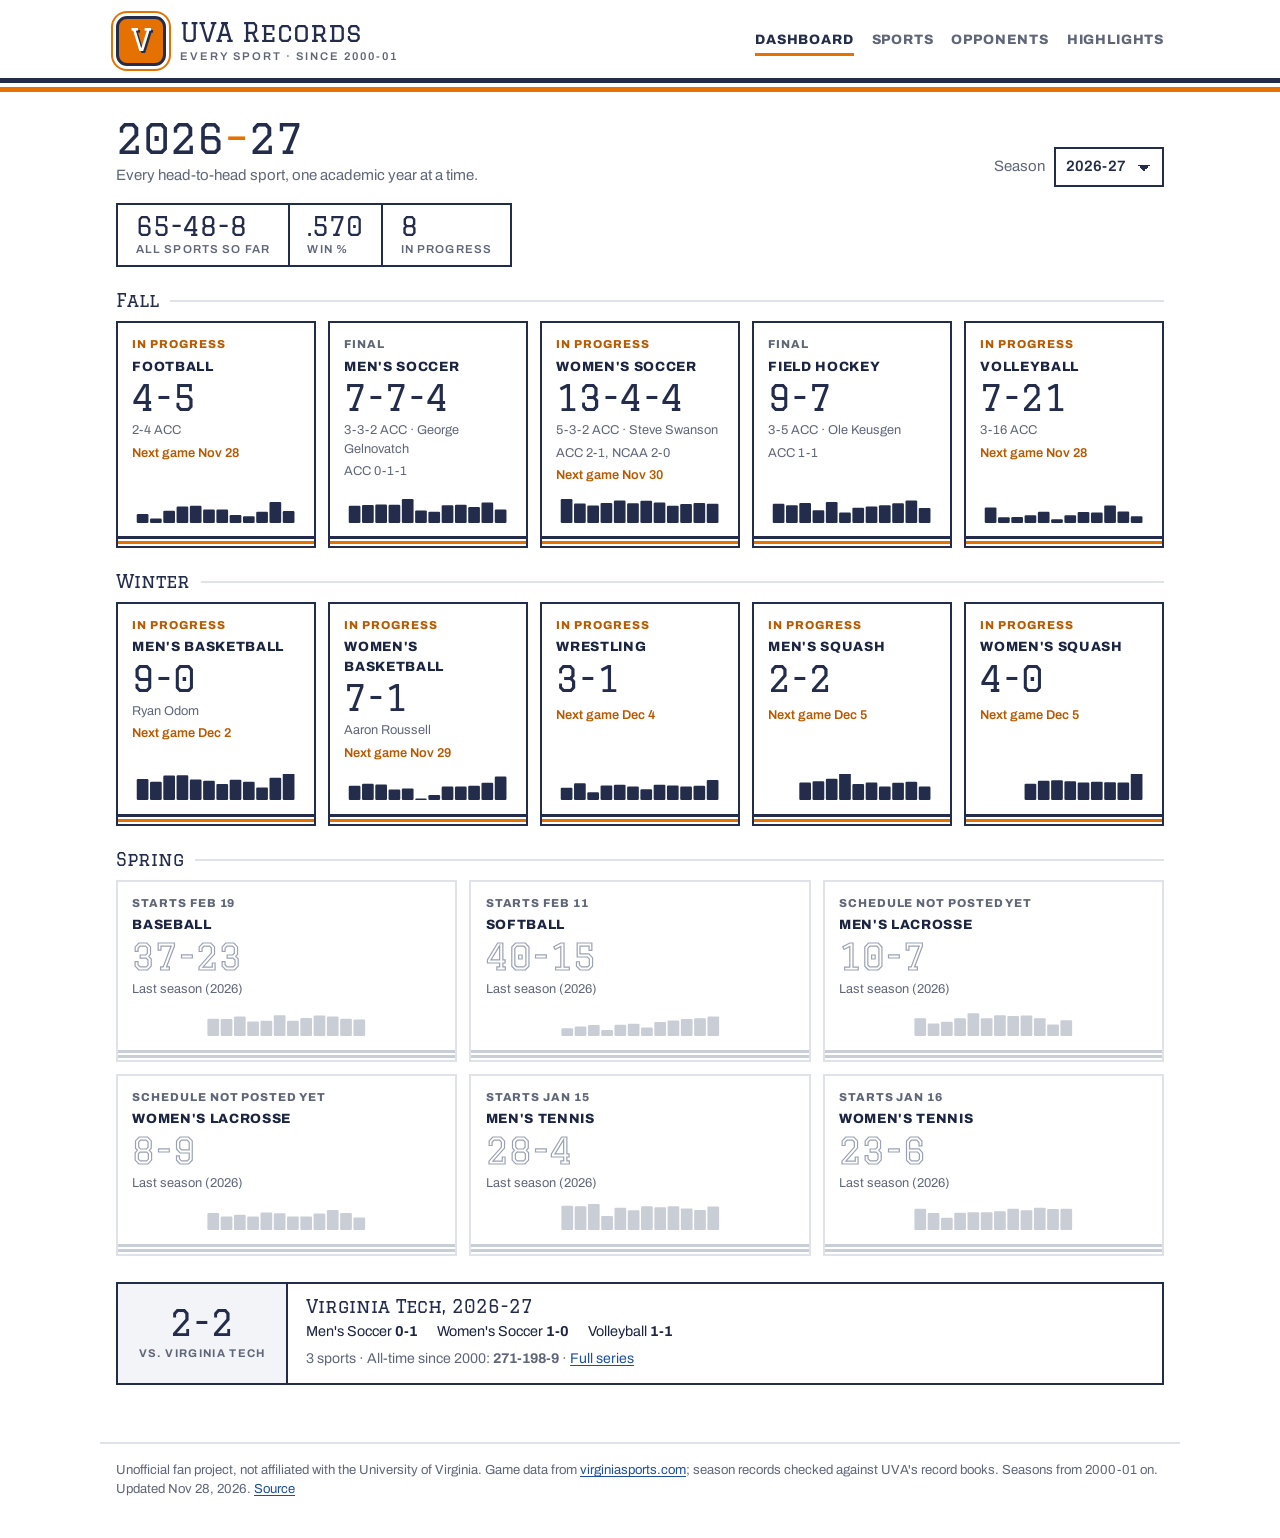
<file: index.html>
<!DOCTYPE html>
<html lang="en">
<head>
<meta charset="UTF-8">
<meta name="viewport" content="width=device-width, initial-scale=1">
<title>UVA Records</title>
<meta name="description" content="Every UVA head-to-head sport's record, season by season and game by game, since 2000-01.">
<link rel="preconnect" href="https://fonts.googleapis.com">
<link rel="preconnect" href="https://fonts.gstatic.com" crossorigin>
<link rel="stylesheet" href="https://fonts.googleapis.com/css2?family=Archivo:wght@400;600;700;800&family=Graduate&display=swap">
<link rel="stylesheet" href="style.css">
</head>
<body>
<header class="topbar" id="topbar"></header>

<main class="wrap">
  <div class="page-head">
    <div>
      <h1 id="title">UVA Records</h1>
      <p class="sub" id="subtitle">Every head-to-head sport, one academic year at a time.</p>
    </div>
    <div class="controls">
      <label for="year" class="muted">Season</label>
      <select id="year"></select>
    </div>
  </div>

  <div id="content"><p class="skeleton">Loading&hellip;</p></div>
</main>

<footer id="footer"></footer>

<script src="common.js"></script>
<script>
renderChrome("index.html");
renderFooter();

async function init() {
  const content = document.getElementById("content");
  try {
    const [meta, seasons, opponents] = await Promise.all([loadMeta(), loadJSON("seasons.json"), loadJSON("opponents.json")]);
    const yearSel = document.getElementById("year");
    for (let y = meta.current; y >= 2000; y--) yearSel.add(new Option(academicLabel(y), y));
    const asked = Number(params().get("year"));
    yearSel.value = asked >= 2000 && asked <= meta.current ? asked : meta.current;
    yearSel.addEventListener("change", () => {
      history.replaceState(null, "", yearSel.value == meta.current ? "index.html" : `?year=${yearSel.value}`);
      render(meta, seasons, opponents, Number(yearSel.value));
    });
    render(meta, seasons, opponents, Number(yearSel.value));
  } catch (err) {
    showError(content, err);
  }
}

function render(meta, seasons, opponents, year) {
  const live = year === meta.current;
  document.getElementById("title").innerHTML = `${year}<span class="dash">&ndash;</span>${String(year + 1).slice(2)}`;
  let total = { w: 0, l: 0, t: 0 }, inProgress = 0, marks = false;
  const card = sport => {
    const rows = seasons[sport.slug] || [];
    const row = rows.find(r => r.start === year);
    const prev = rows.find(r => r.start === year - 1);
    // No row: either no team that year, or (this year) the schedule isn't posted yet.
    if (!row && !(live && prev)) return "";
    const href = `sport.html?s=${sport.slug}${row ? `&season=${encodeURIComponent(row.season)}` : ""}`;
    const started = row && (row.listed > 0 || games(row.record) > 0);
    if (!started) {
      // Not started yet: first game date, and last season's record in outline.
      return `<a class="sport-card waiting" href="${href}">
        <span class="state">${row && row.first ? `Starts ${fmtDate(row.first, false)}` : "Schedule not posted yet"}</span>
        <span class="name">${esc(sport.name)}</span>
        <span class="rec num">${prev ? fmtRec(prev.record) : "&mdash;"}</span>
        <span class="meta">${prev ? `Last season (${esc(prev.season)})` : "First season"}</span>
        ${sparkline(rows, year - 1)}<span class="cuff"></span></a>`;
    }
    total = addRec(total, row.record);
    const going = live && row.upcoming > 0;
    if (going) inProgress++;
    if (row.status === "incomplete") marks = true;
    // The next game goes under the record, so the status line stays one line and
    // records line up across a row.
    const state = going ? '<span class="state live">In progress</span>' : '<span class="state">Final</span>';
    const post = postText(row.post);
    return `<a class="sport-card" href="${href}">
      ${state}
      <span class="name">${esc(sport.name)}</span>
      <span class="rec num">${fmtRec(row.record)}${seasonMark(row)}</span>
      <span class="meta">${games(row.conf) ? `${fmtRec(row.conf)} ACC` : ""}${row.coach ? `${games(row.conf) ? " &middot; " : ""}${esc(row.coach)}` : ""}</span>
      ${post ? `<span class="meta">${esc(post)}</span>` : ""}
      ${going && row.next ? `<span class="meta next">Next game ${fmtDate(row.next, false)}</span>` : ""}
      ${sparkline(rows, year)}<span class="cuff"></span></a>`;
  };
  // Grouped by when each sport plays, in the order sports.json lists them.
  const groups = ["fall", "winter", "spring"].map(term => {
    const cards = meta.sports.filter(s => s.term === term).map(card).filter(Boolean);
    // Columns that the tiles fill evenly, so no tile sits alone on a row: five
    // across for five, three for six.
    const cols = cards.length <= 5 ? cards.length : cards.length % 3 === 0 ? 3 : 4;
    return cards.length ? `<h2 class="term">${term[0].toUpperCase() + term.slice(1)}</h2><div class="grid" style="--cols:${cols}">${cards.join("")}</div>` : "";
  }).join("");

  const vt = opponents.find(o => o.slug === meta.rival_slug);
  const vtYear = (vt && vt.by_year && vt.by_year[year]) || {};
  let vtTotal = { w: 0, l: 0, t: 0 };
  const vtRows = Object.entries(vtYear).map(([slug, r]) => {
    vtTotal = addRec(vtTotal, r);
    return `<span>${esc(meta.bySlug[slug].name)} <b class="num">${fmtRec(r)}</b></span>`;
  }).join("");
  const nSports = Object.keys(vtYear).length;

  document.getElementById("content").innerHTML = `
    <div class="scorebox num">
      <div><b>${fmtRec(total)}</b><span>All sports${inProgress ? " so far" : ""}</span></div>
      <div><b>${fmtPct(pctOf(total)) || "&mdash;"}</b><span>Win %</span></div>
      ${inProgress ? `<div><b>${inProgress}</b><span>In progress</span></div>` : ""}
    </div>
    ${groups}
    ${marks ? `<div class="footnotes"><p>&dagger; UVA's site is missing games for this season. The record shown is official; the game list is partial.</p></div>` : ""}
    <section class="rival">
      <div class="score"><b class="num">${vtRows ? fmtRec(vtTotal) : "&mdash;"}</b><span>vs. Virginia Tech</span></div>
      <div class="info">
        <h2>Virginia Tech, ${academicLabel(year)}</h2>
        ${vtRows ? `<div class="list">${vtRows}</div>` : `<p>No games against Virginia Tech yet in ${academicLabel(year)}.</p>`}
        <p>${vtRows ? `${nSports} sport${nSports > 1 ? "s" : ""} &middot; ` : ""}All-time since 2000: <b class="num">${fmtRec(vt.record)}</b>
          &middot; <a href="opponents.html?o=${meta.rival_slug}">Full series</a></p>
      </div>
    </section>`;
}

init();
</script>
</body>
</html>
</file>
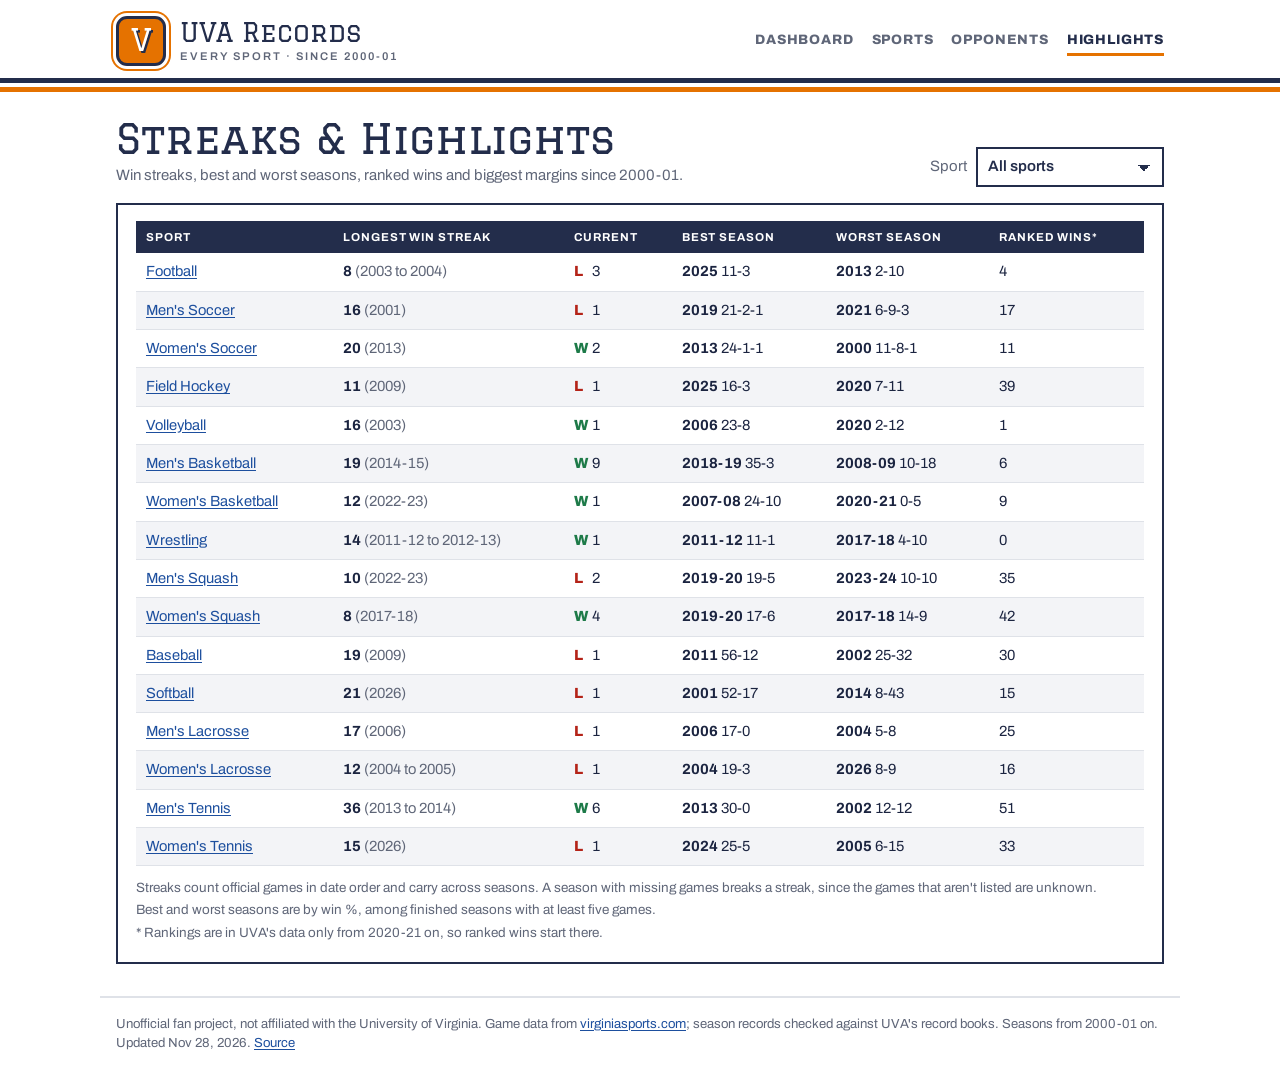
<file: highlights.html>
<!DOCTYPE html>
<html lang="en">
<head>
<meta charset="UTF-8">
<meta name="viewport" content="width=device-width, initial-scale=1">
<title>UVA Records: Highlights</title>
<link rel="preconnect" href="https://fonts.googleapis.com">
<link rel="preconnect" href="https://fonts.gstatic.com" crossorigin>
<link rel="stylesheet" href="https://fonts.googleapis.com/css2?family=Archivo:wght@400;600;700;800&family=Graduate&display=swap">
<link rel="stylesheet" href="style.css">
</head>
<body>
<header class="topbar" id="topbar"></header>

<main class="wrap">
  <div class="page-head">
    <div>
      <h1 id="title">Streaks &amp; Highlights</h1>
      <p class="sub">Win streaks, best and worst seasons, ranked wins and biggest margins since 2000-01.</p>
    </div>
    <div class="controls">
      <label for="sport" class="muted">Sport</label>
      <select id="sport"><option value="">All sports</option></select>
    </div>
  </div>
  <div id="content"><p class="skeleton">Loading&hellip;</p></div>
</main>

<footer id="footer"></footer>

<script src="common.js"></script>
<script>
renderChrome("highlights.html");
renderFooter();

async function init() {
  const content = document.getElementById("content");
  try {
    const [meta, hl] = await Promise.all([loadMeta(), loadJSON("highlights.json")]);
    const sel = document.getElementById("sport");
    meta.sports.forEach(s => sel.add(new Option(s.name, s.slug)));
    sel.value = meta.bySlug[params().get("s")] ? params().get("s") : "";
    const draw = () => {
      history.replaceState(null, "", sel.value ? `?s=${sel.value}` : "highlights.html");
      if (sel.value) renderSport(meta, hl[sel.value], sel.value);
      else renderAll(meta, hl);
    };
    sel.addEventListener("change", draw);
    draw();
  } catch (err) {
    showError(content, err);
  }
}

function streakText(s) {
  if (!s) return "";
  const span = s.seasons.length > 1 ? `${s.seasons[0]} to ${s.seasons[s.seasons.length - 1]}` : s.seasons[0];
  return `<strong class="num">${s.n}</strong> <span class="muted">(${esc(span)})</span>`;
}

function seasonText(s) {
  return s ? `<strong>${esc(s.season)}</strong> <span class="num">${fmtRec(s.record)}</span>` : "";
}

function currentText(c) {
  return c ? `<span class="res ${c[0]}">${c[0]}</span><span class="num">${c[1]}</span>` : "";
}

const RANK_NOTE = (meta) => `Rankings are in UVA's data only from ${academicLabel(meta.ranked_since)} on, so ranked wins start there.`;

function renderAll(meta, hl) {
  const rows = meta.sports.map(s => {
    const h = hl[s.slug];
    return `<tr>
      <td><a href="?s=${s.slug}">${esc(s.name)}</a></td>
      <td>${streakText(h.streaks[0])}</td>
      <td class="num">${currentText(h.current)}</td>
      <td>${seasonText(h.best[0])}</td>
      <td class="hide-sm">${seasonText(h.worst[0])}</td>
      <td class="num">${h.ranked_wins}</td></tr>`;
  }).join("");
  document.getElementById("content").innerHTML = `
    <section class="card"><div class="table-wrap"><table>
      <thead><tr><th>Sport</th><th>Longest win streak</th><th>Current</th><th>Best season</th><th class="hide-sm">Worst season</th><th>Ranked wins*</th></tr></thead>
      <tbody>${rows}</tbody></table></div>
      <div class="footnotes">
        <p>Streaks count official games in date order and carry across seasons. A season with missing games breaks a streak, since the games that aren't listed are unknown.</p>
        <p>Best and worst seasons are by win %, among finished seasons with at least five games.</p>
        <p>* ${RANK_NOTE(meta)}</p>
      </div></section>`;
}

function gameList(list, fmt) {
  if (!list.length) return '<p class="muted">None yet.</p>';
  return `<ol>${list.map(g => `<li>${fmt(g)}</li>`).join("")}</ol>`;
}

function gameLine(g) {
  const rank = g.ork ? `#${esc(String(g.ork).replace("#", ""))} ` : "";
  return `<span class="res ${g.r}">${g.r}</span> <span class="num">${g.u}-${g.p}</span> ${venueWord(g.v)} ${rank}<a href="opponents.html?o=${encodeURIComponent(g.os)}">${esc(g.o)}</a> <span class="muted">${fmtDate(g.d)}</span>`;
}

function renderSport(meta, h, slug) {
  const sport = meta.bySlug[slug];
  const seasonLine = s => `<a href="sport.html?s=${slug}&season=${encodeURIComponent(s.season)}">${esc(s.season)}</a> <span class="num">${fmtRec(s.record)}</span> <span class="muted">(${fmtPct(s.pct)})</span>`;
  const streakLine = s => `<strong class="num">${s.n}</strong> wins <span class="muted">${fmtDate(s.from)} &ndash; ${fmtDate(s.to)}</span>`;
  document.getElementById("content").innerHTML = `
    ${UNVERIFIED[slug] ? `<p class="note-box">${esc(UNVERIFIED[slug])}</p>` : ""}
    <div class="hl-grid">
      <section class="card"><h3>Longest win streaks</h3>${h.streaks.length ? `<ol>${h.streaks.map(s => `<li>${streakLine(s)}</li>`).join("")}</ol>` : '<p class="muted">None.</p>'}
        <p class="footnotes">Current streak: ${currentText(h.current) || "none"}</p></section>
      <section class="card"><h3>Best seasons</h3><ol>${h.best.map(s => `<li>${seasonLine(s)}</li>`).join("")}</ol></section>
      <section class="card"><h3>Worst seasons</h3><ol>${h.worst.map(s => `<li>${seasonLine(s)}</li>`).join("")}</ol></section>
      <section class="card"><h3>Ranked wins since ${academicLabel(meta.ranked_since)}</h3>
        <p class="sub"><strong class="num">${h.ranked_wins}</strong> in all. Highest-ranked opponents beaten:</p>
        ${gameList(h.ranked, gameLine)}
        <p class="footnotes">${RANK_NOTE(meta)}</p></section>
      <section class="card"><h3>Upsets</h3><p class="sub">Unranked UVA beating a top-10 team, since ${academicLabel(meta.ranked_since)}.</p>
        ${gameList(h.upsets, gameLine)}</section>
      <section class="card"><h3>Biggest wins</h3>${gameList(h.biggest_wins, gameLine)}</section>
      <section class="card"><h3>Biggest losses</h3>${gameList(h.biggest_losses, gameLine)}</section>
    </div>`;
}

init();
</script>
</body>
</html>
</file>
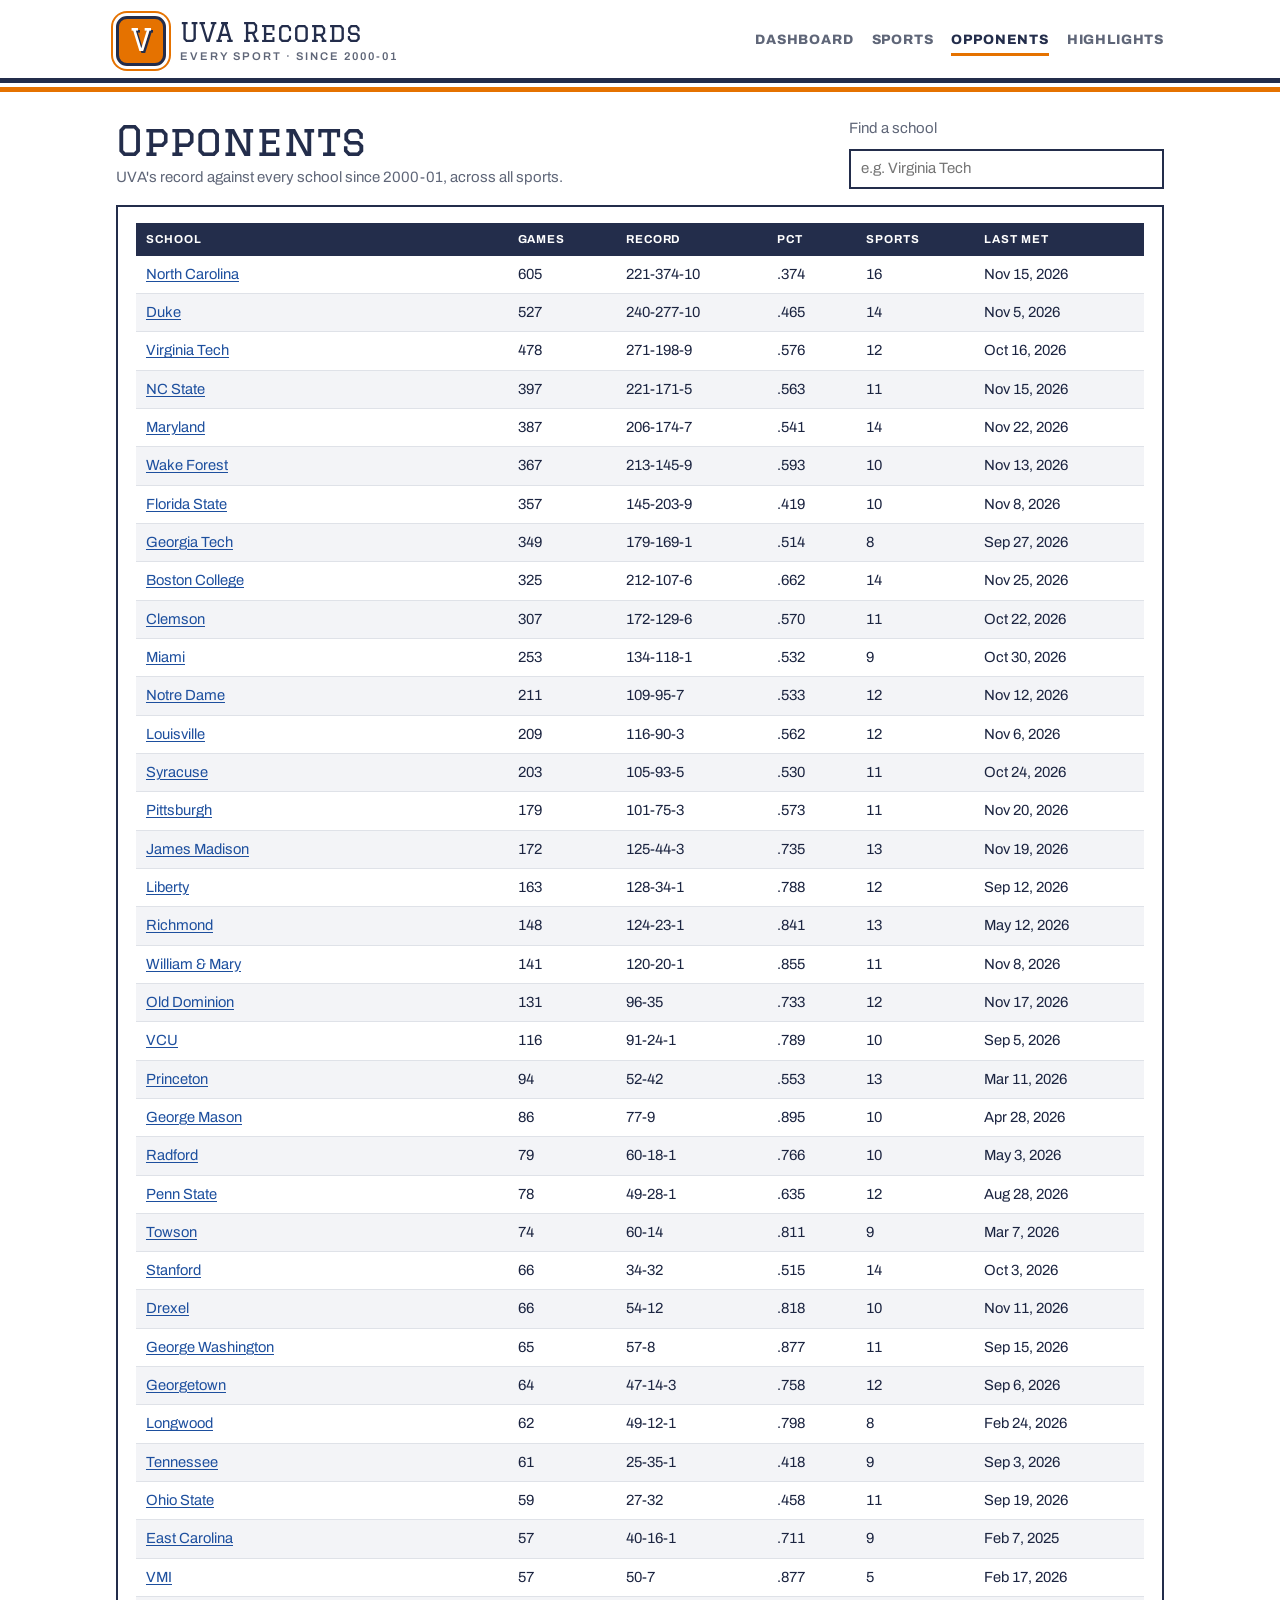
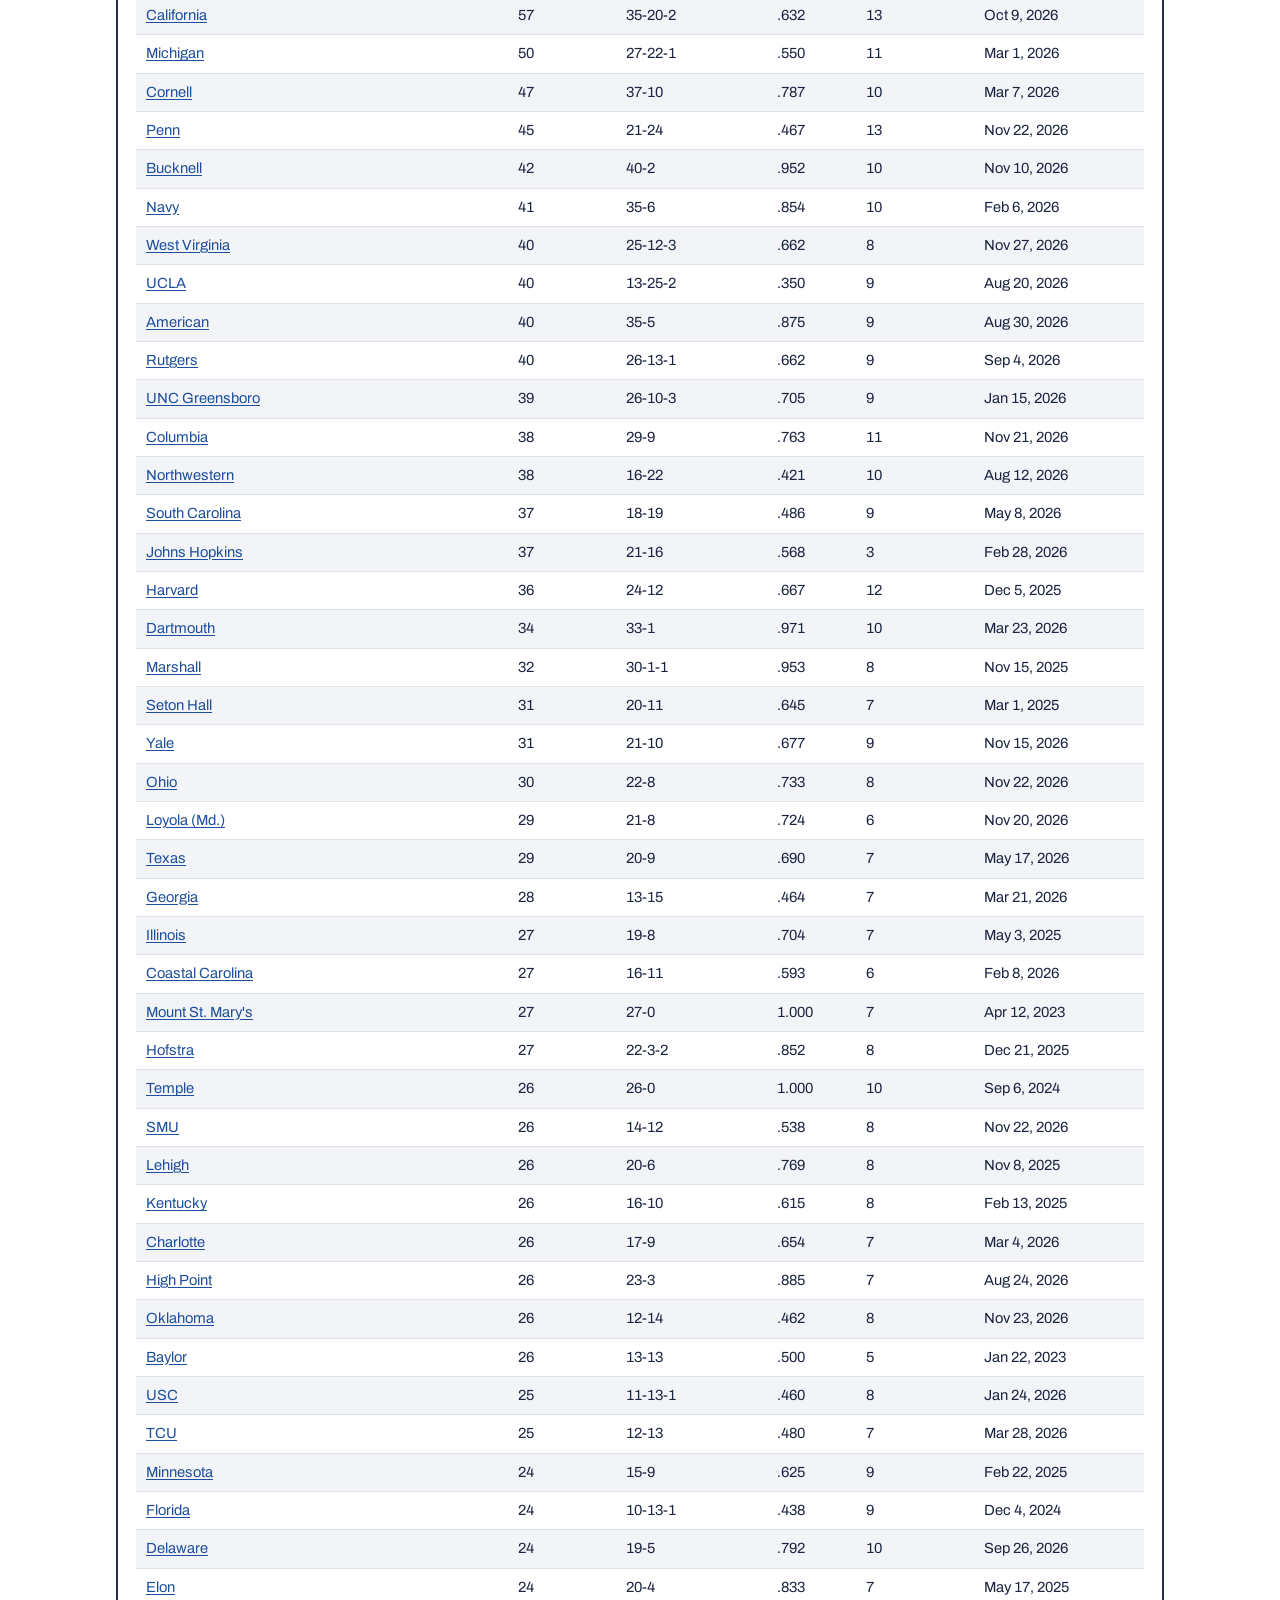
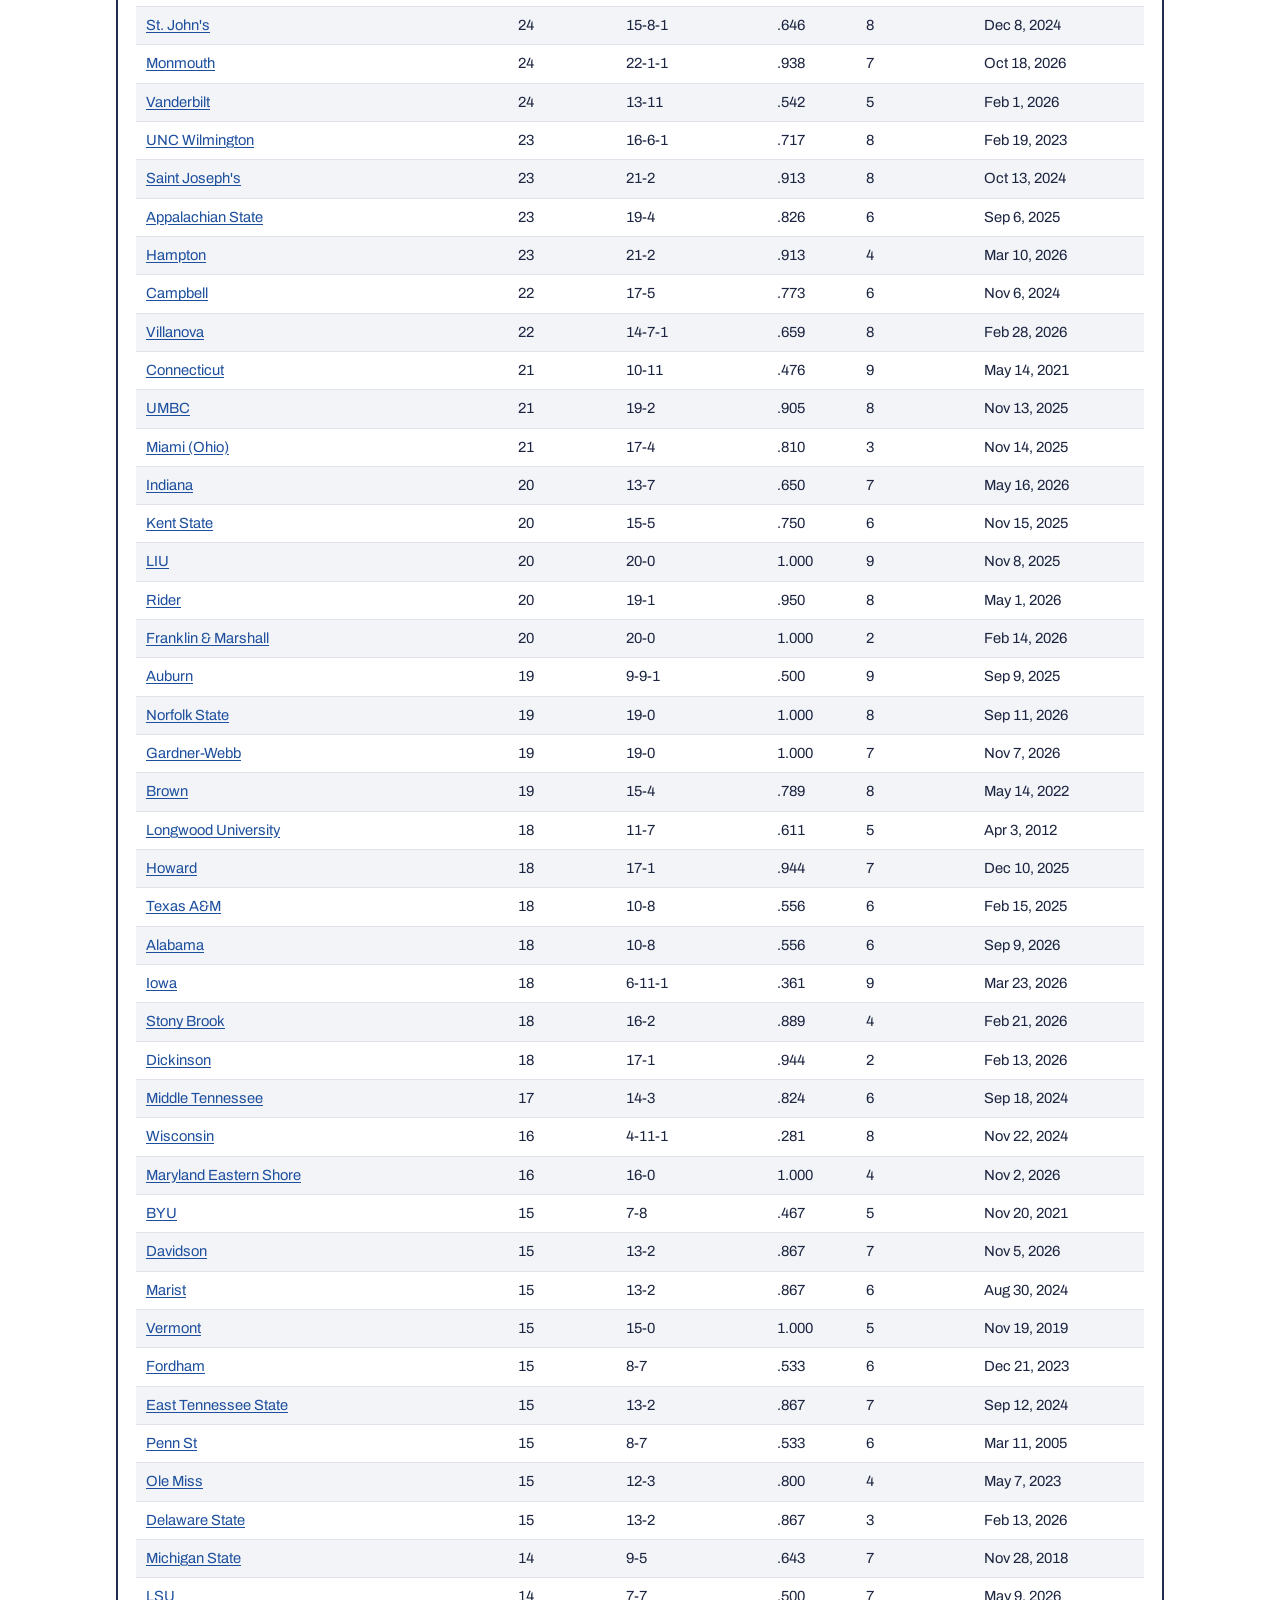
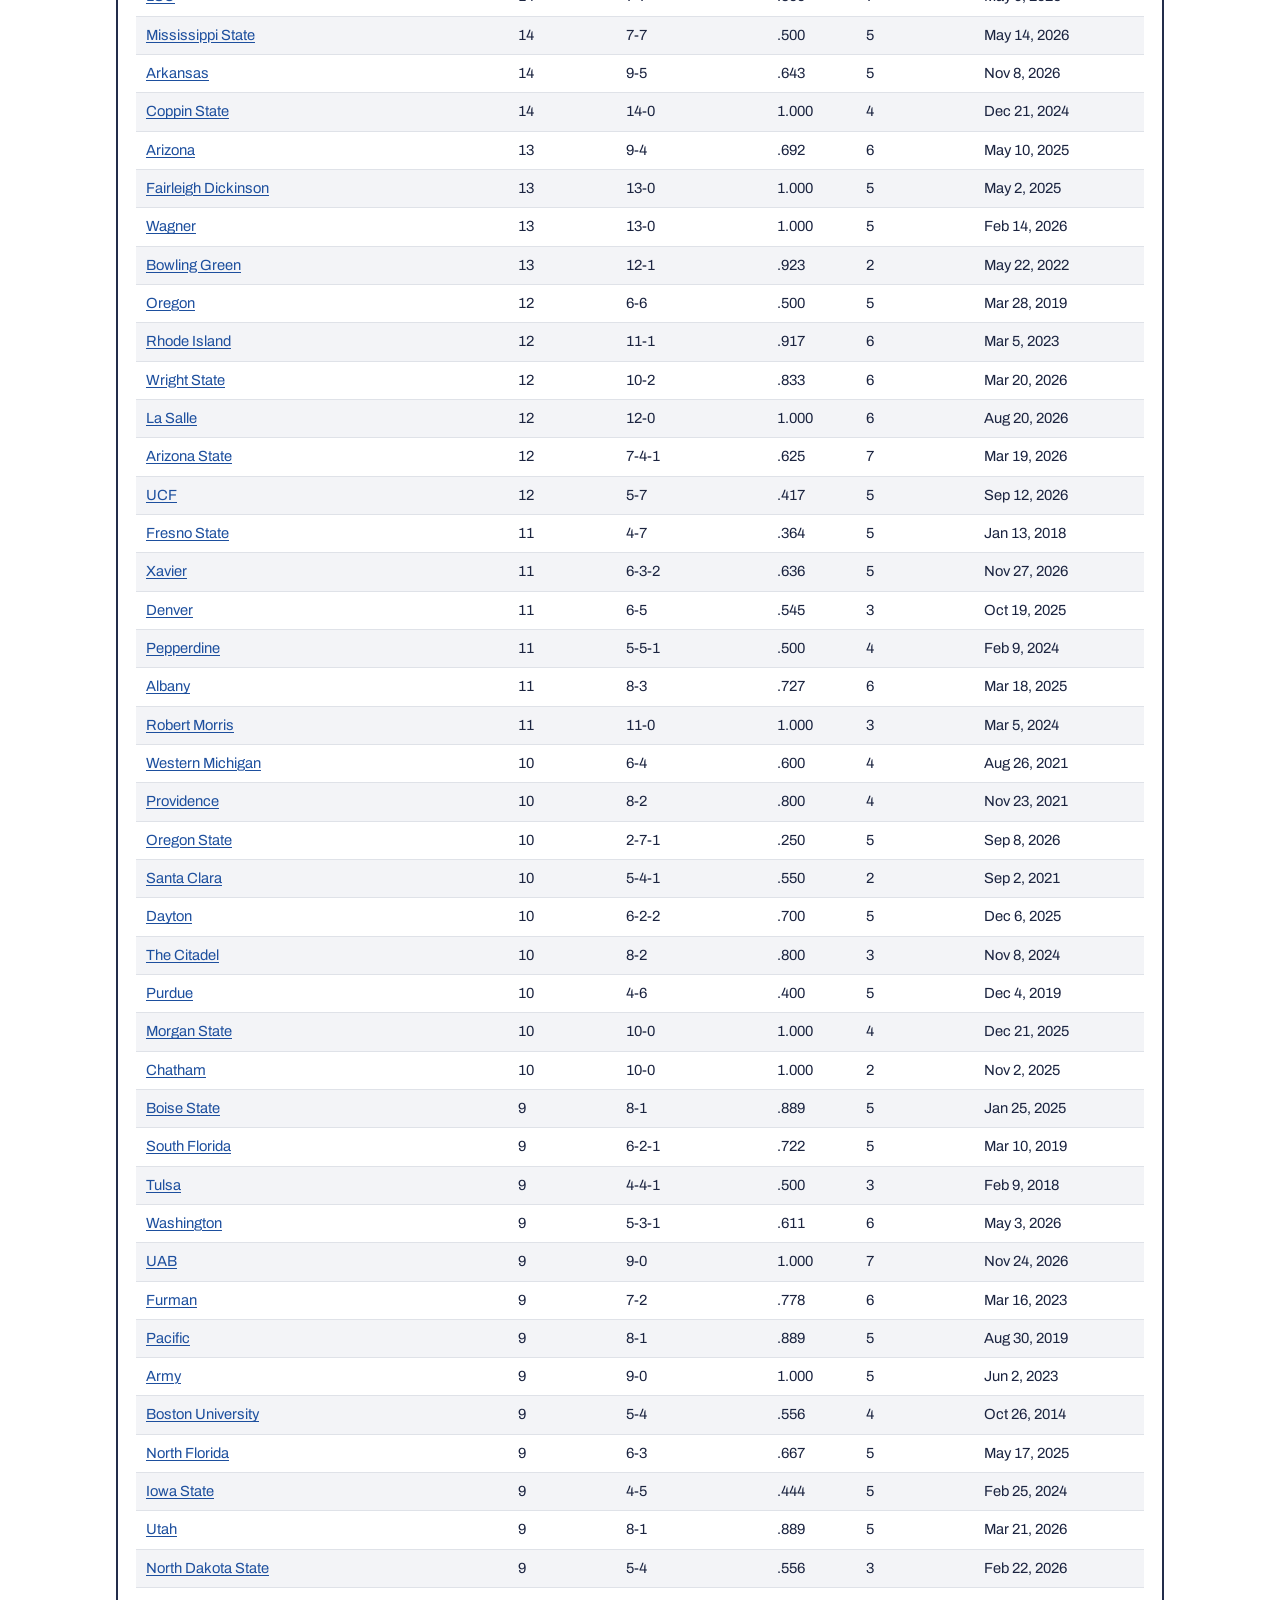
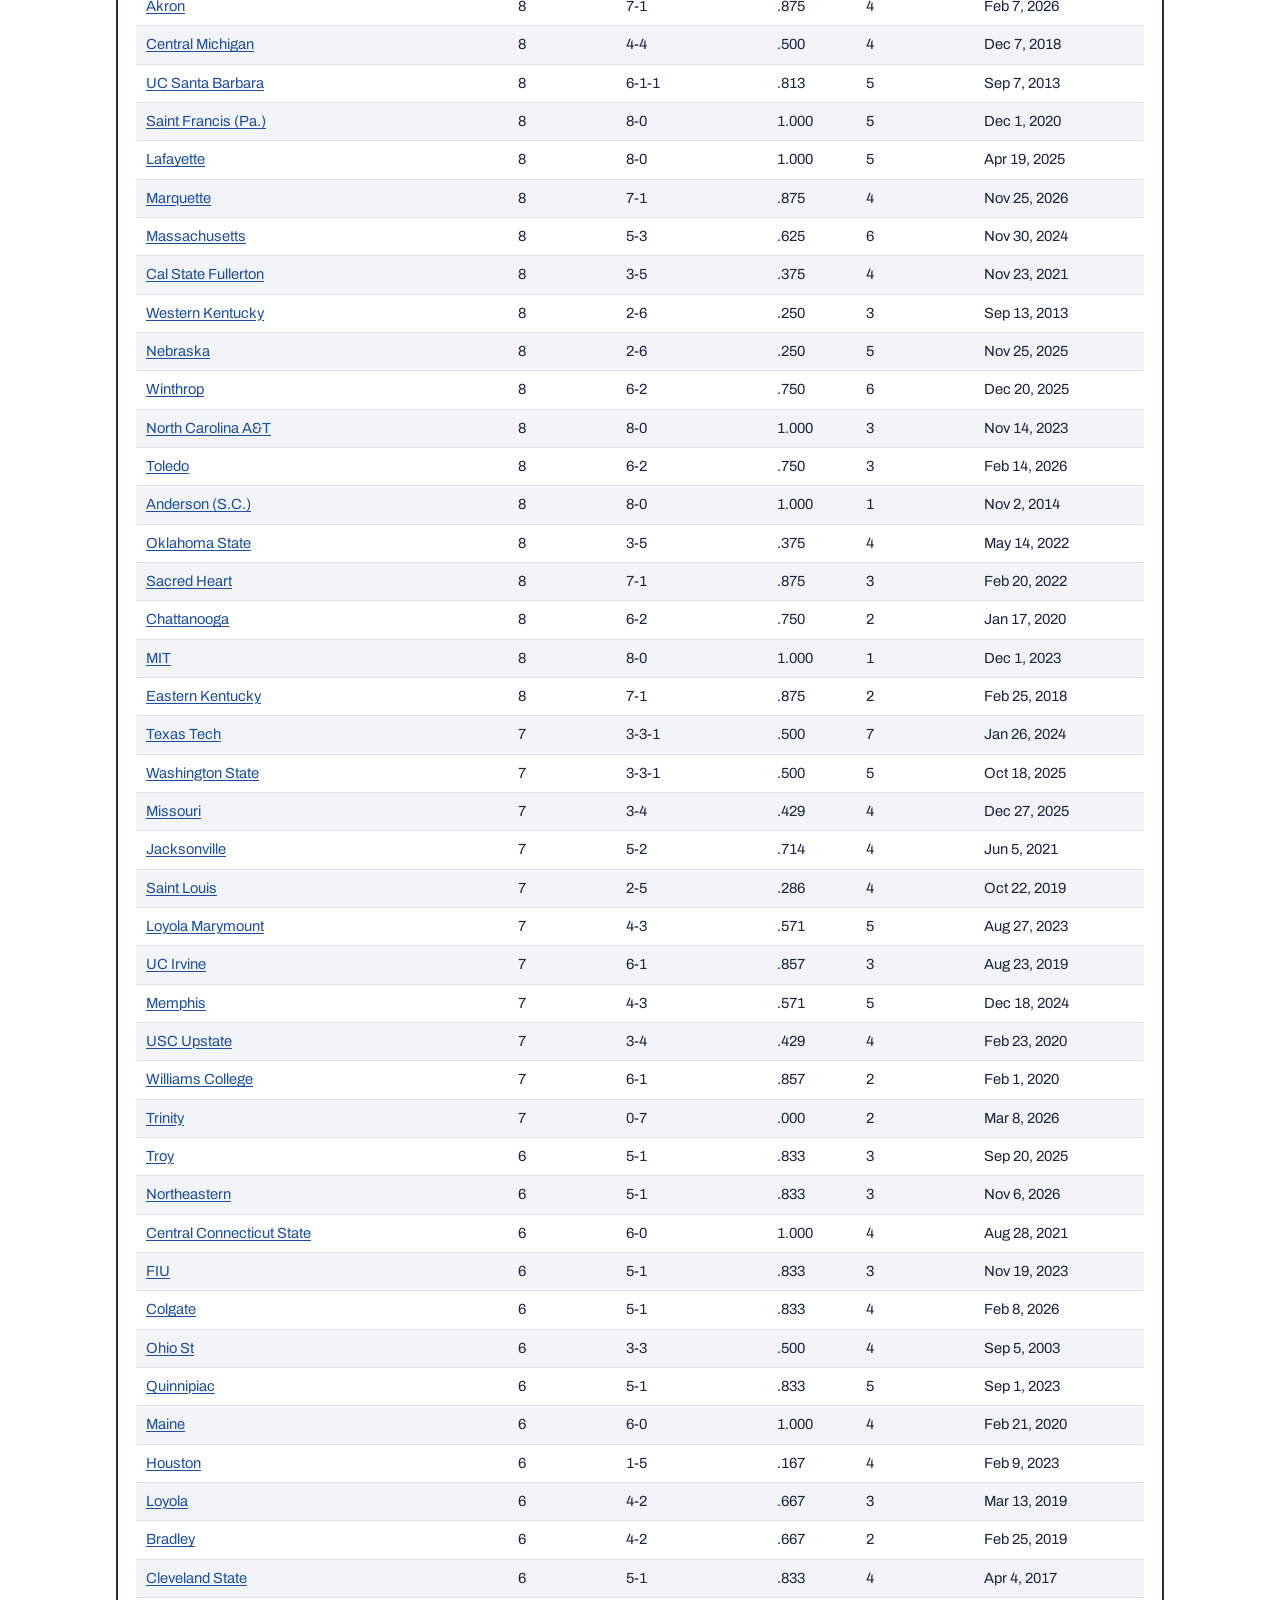
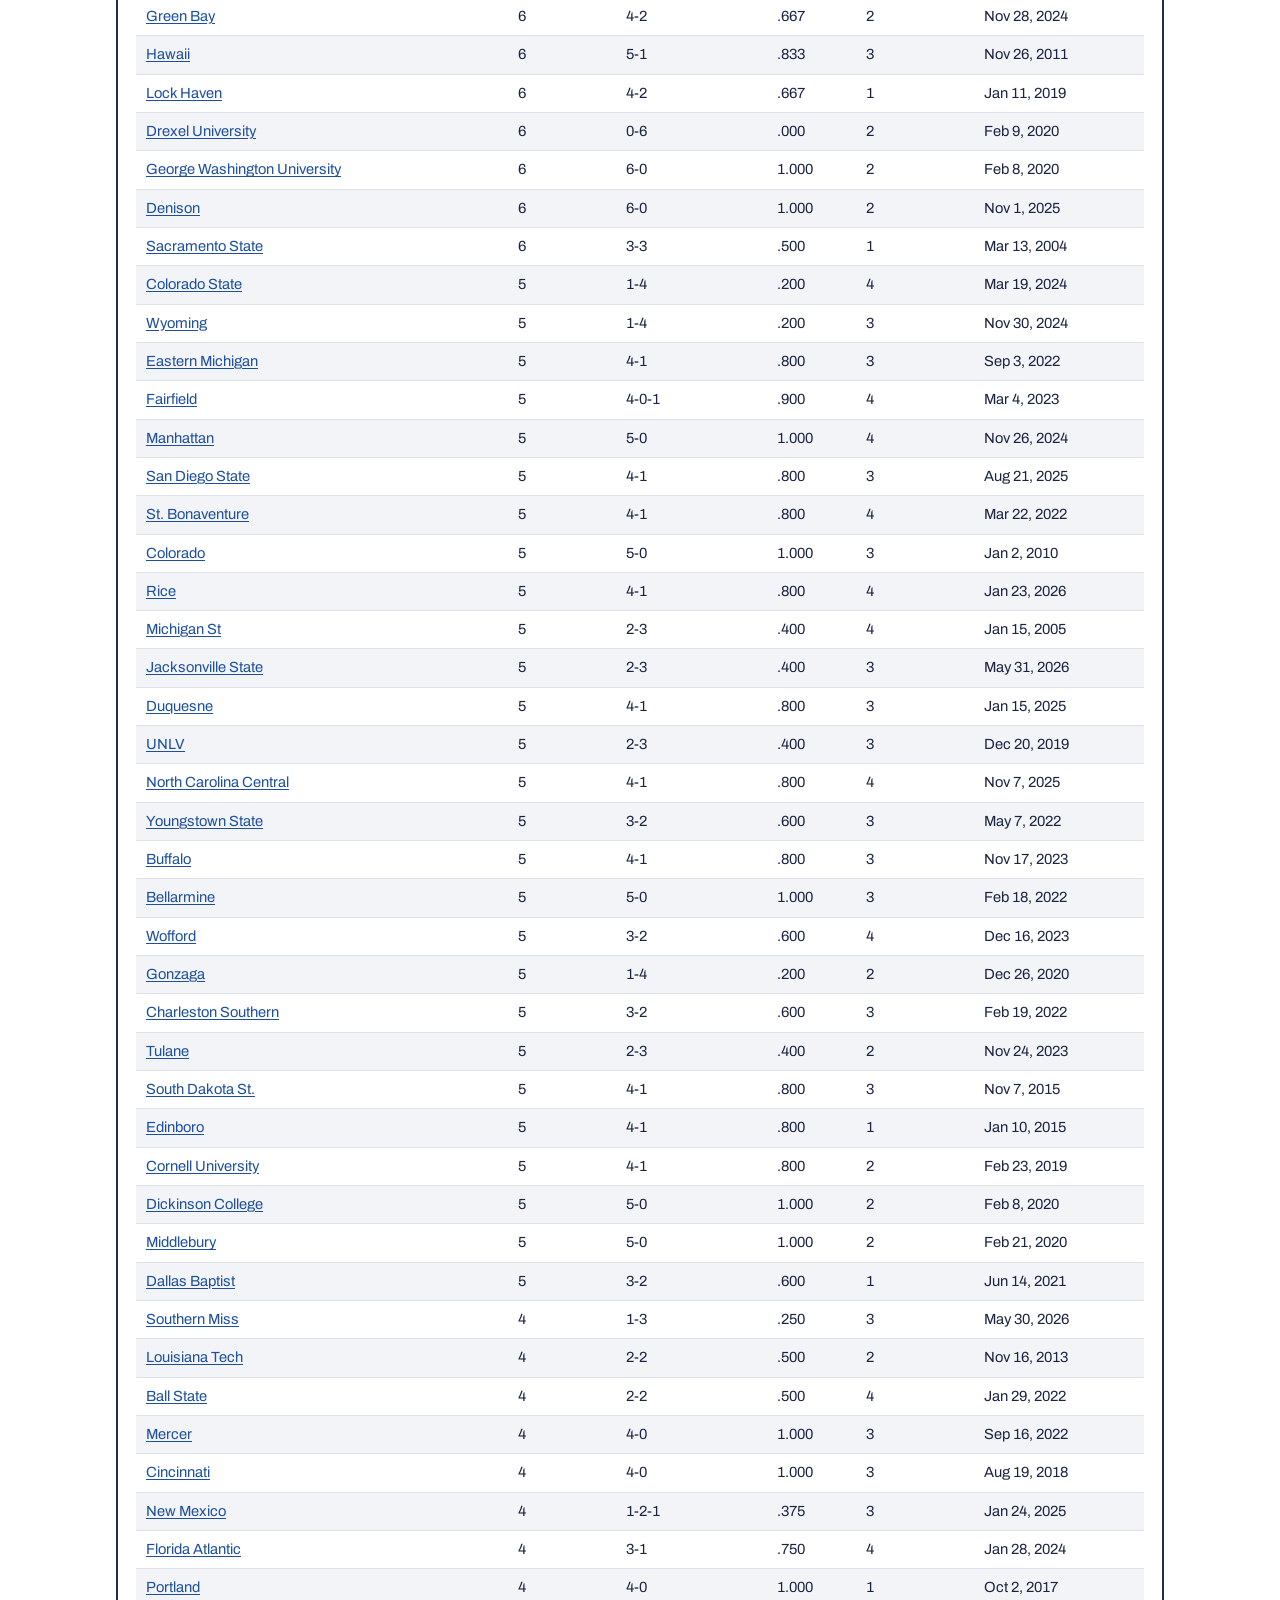
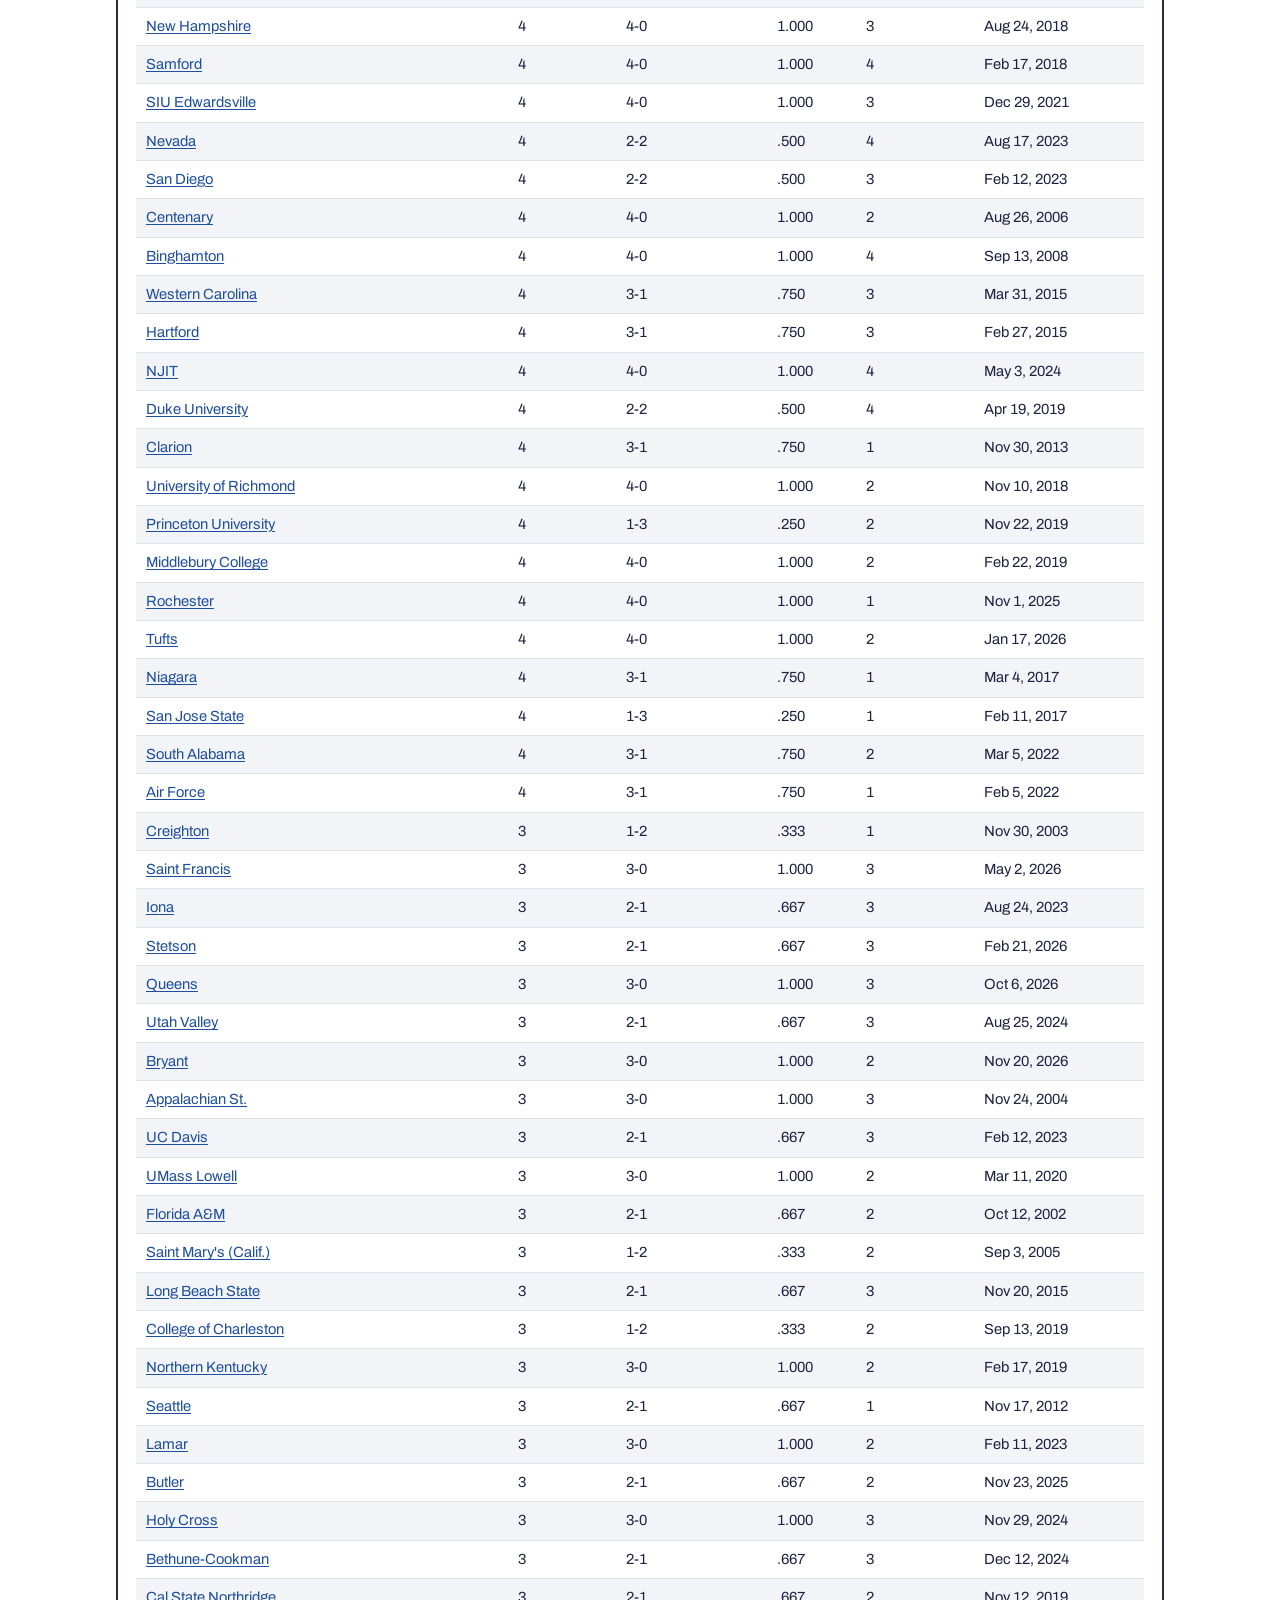
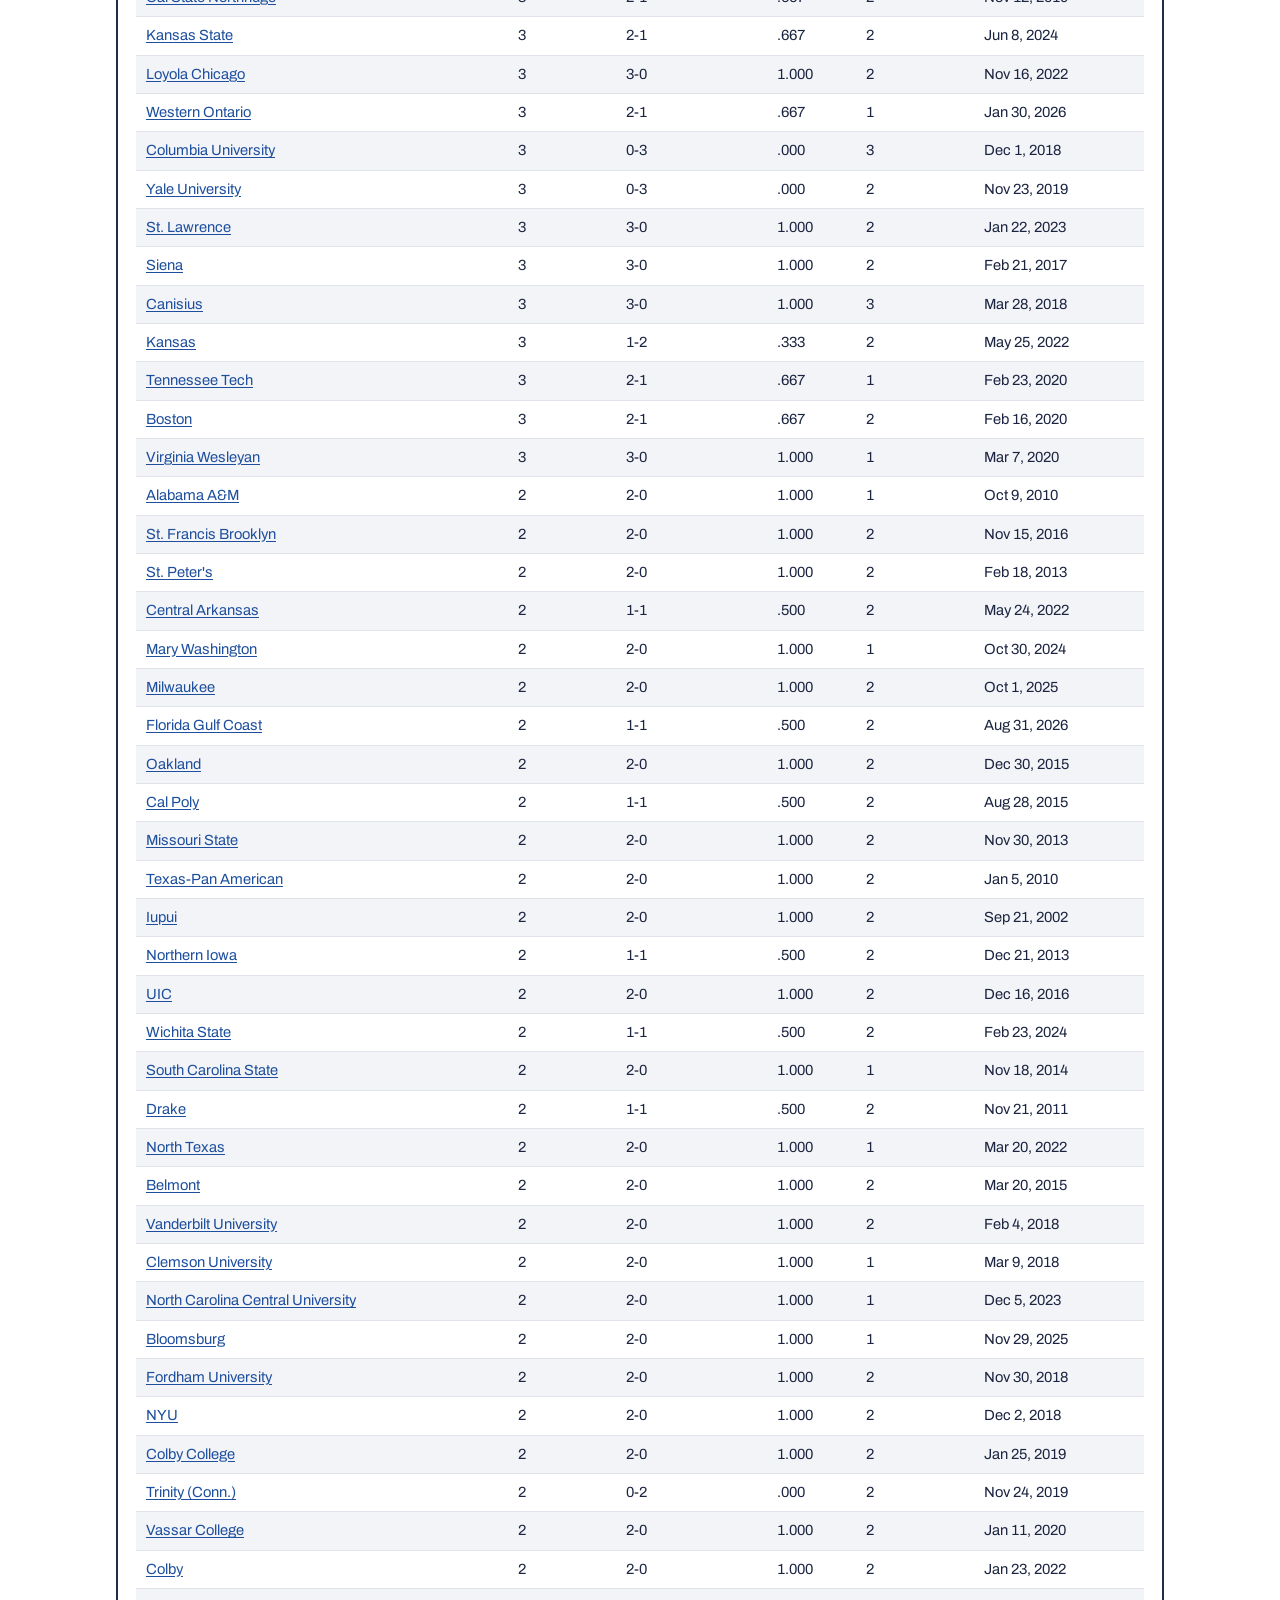
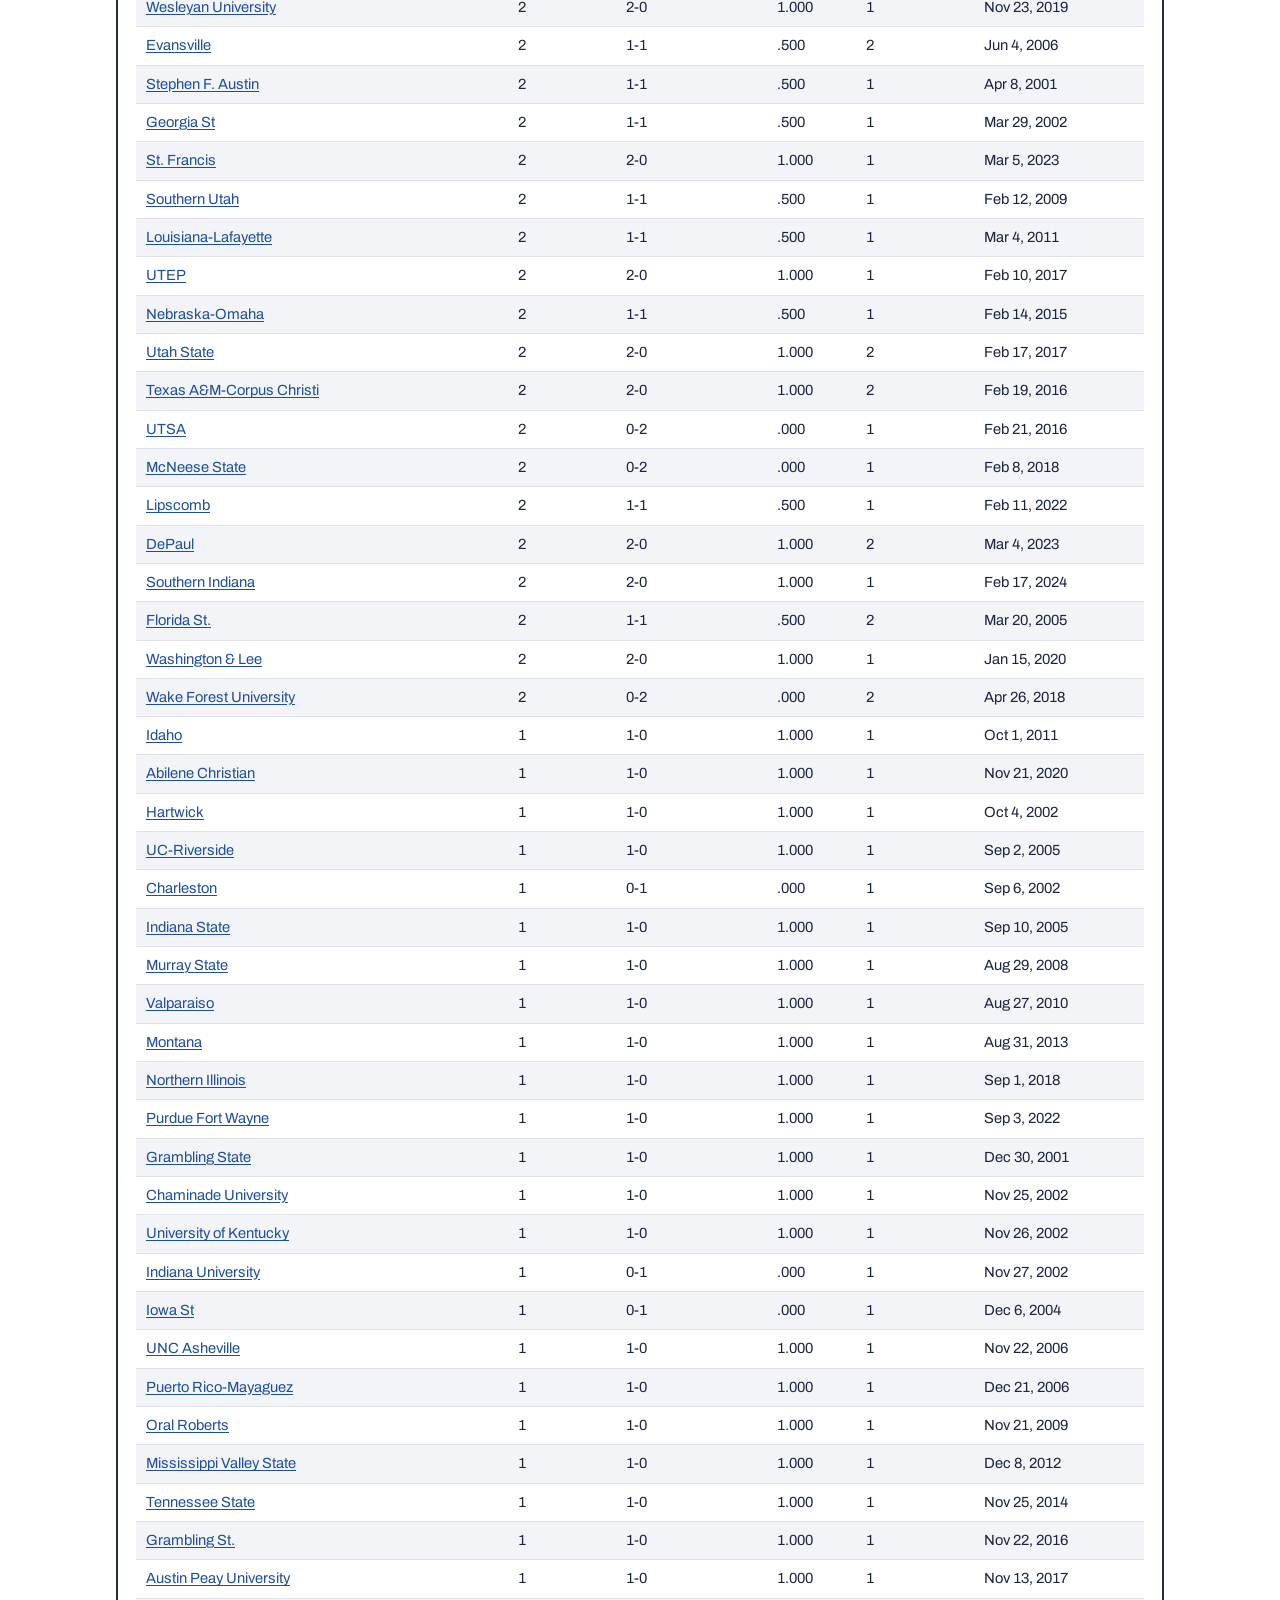
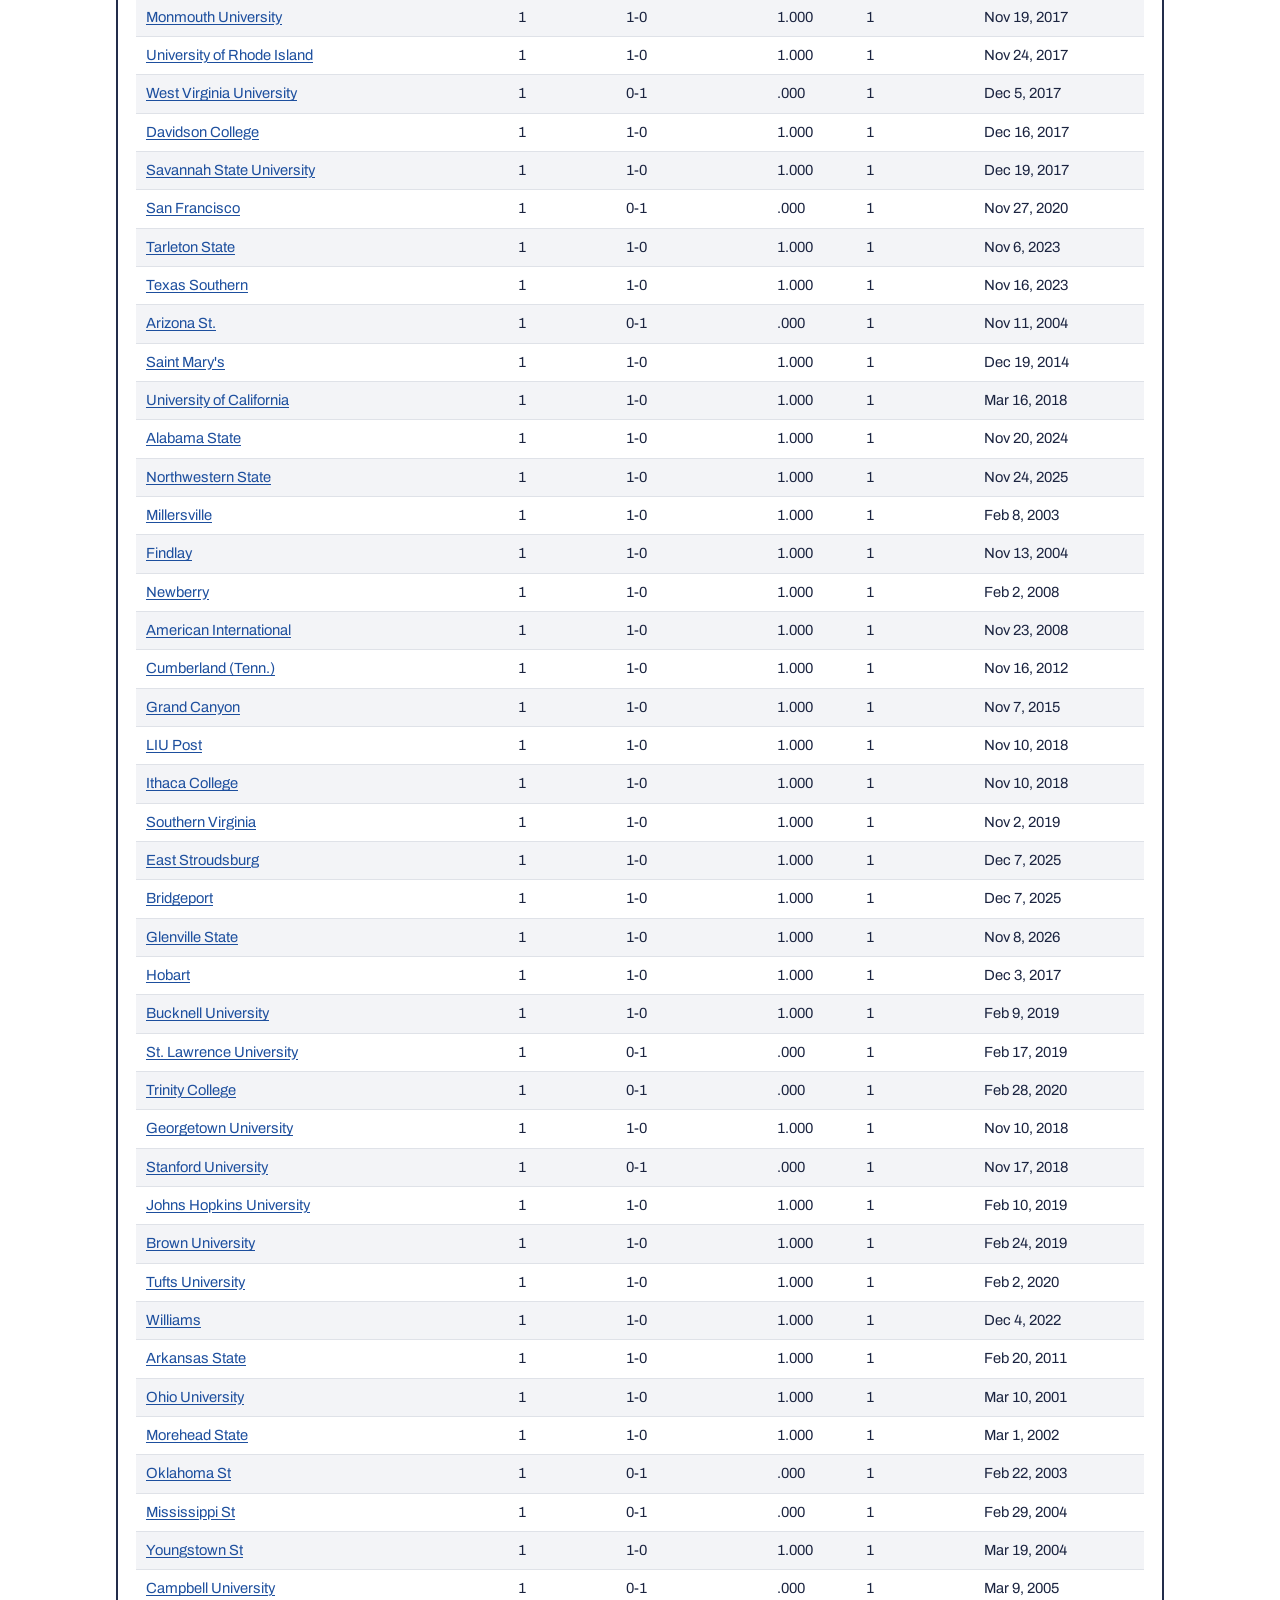
<file: opponents.html>
<!DOCTYPE html>
<html lang="en">
<head>
<meta charset="UTF-8">
<meta name="viewport" content="width=device-width, initial-scale=1">
<title>UVA Records: Opponents</title>
<link rel="preconnect" href="https://fonts.googleapis.com">
<link rel="preconnect" href="https://fonts.gstatic.com" crossorigin>
<link rel="stylesheet" href="https://fonts.googleapis.com/css2?family=Archivo:wght@400;600;700;800&family=Graduate&display=swap">
<link rel="stylesheet" href="style.css">
</head>
<body>
<header class="topbar" id="topbar"></header>

<main class="wrap">
  <div class="page-head">
    <div>
      <h1 id="title">Opponents</h1>
      <p class="sub" id="subtitle">UVA's record against every school since 2000-01, across all sports.</p>
    </div>
    <div class="controls" id="controls"></div>
  </div>
  <div id="content"><p class="skeleton">Loading&hellip;</p></div>
</main>

<footer id="footer"></footer>

<script src="common.js"></script>
<script>
renderChrome("opponents.html");
renderFooter();

async function init() {
  const content = document.getElementById("content");
  try {
    const [meta, opponents] = await Promise.all([loadMeta(), loadJSON("opponents.json")]);
    const slug = params().get("o");
    const opp = slug && opponents.find(o => o.slug === slug);
    if (opp) await renderOne(meta, opp);
    else renderList(meta, opponents, slug);
  } catch (err) {
    showError(content, err);
  }
}

// ---- The list ----

function renderList(meta, opponents, missing) {
  document.getElementById("controls").innerHTML =
    `<label for="q" class="muted">Find a school</label><input type="search" id="q" placeholder="e.g. Virginia Tech" autocomplete="off">`;
  const content = document.getElementById("content");
  const draw = q => {
    const key = q.trim().toLowerCase();
    const list = opponents.filter(o => !key || o.name.toLowerCase().includes(key));
    content.innerHTML = `
      ${missing ? `<p class="note-box">No opponent matches &ldquo;${esc(missing)}&rdquo;.</p>` : ""}
      <section class="card"><div class="table-wrap"><table>
        <thead><tr><th>School</th><th>Games</th><th>Record</th><th class="hide-sm">Pct</th><th class="hide-sm">Sports</th><th>Last met</th></tr></thead>
        <tbody>${list.map(o => `<tr>
          <td><a href="?o=${encodeURIComponent(o.slug)}">${esc(o.name)}</a></td>
          <td class="num">${games(o.record)}</td>
          <td class="num">${fmtRec(o.record)}</td>
          <td class="num hide-sm">${fmtPct(pctOf(o.record))}</td>
          <td class="num hide-sm">${Object.keys(o.sports).length}</td>
          <td class="num">${fmtDate(o.last)}</td></tr>`).join("")}</tbody>
      </table></div>
      ${list.length ? "" : '<p class="muted">No schools match.</p>'}</section>`;
  };
  const q = document.getElementById("q");
  q.addEventListener("input", () => draw(q.value));
  draw("");
}

// ---- One school ----

async function renderOne(meta, opp) {
  document.title = `UVA Records: vs. ${opp.name}`;
  document.getElementById("title").textContent = `UVA vs. ${opp.name}`;
  document.getElementById("subtitle").innerHTML =
    `<span class="num">${fmtRec(opp.record)}</span> (${fmtPct(pctOf(opp.record))}) in ${games(opp.record)} games since ${fmtDate(opp.first)} &middot; <a href="opponents.html">All opponents</a>`;
  const sportSlugs = meta.sports.map(s => s.slug).filter(s => opp.sports[s]);
  document.getElementById("controls").innerHTML = `<label for="filter" class="muted">Games</label>
    <select id="filter"><option value="">All sports</option>${sportSlugs.map(s => `<option value="${s}">${esc(meta.bySlug[s].name)}</option>`).join("")}</select>`;

  const bySport = sportSlugs.map(s => {
    const x = opp.sports[s];
    const last = x.last;
    return `<tr>
      <td><a href="sport.html?s=${s}">${esc(meta.bySlug[s].name)}</a></td>
      <td class="num">${fmtRec(x.record)}</td>
      <td class="num hide-sm">${fmtPct(pctOf(x.record))}</td>
      <td class="num"><span class="res ${last.r}">${last.r}</span> ${last.u ?? ""}-${last.p ?? ""} <span class="muted">${fmtDate(last.d)}</span></td>
      <td class="num">${x.streak ? `${x.streak[0]}${x.streak[1]}` : ""}</td></tr>`;
  }).join("");

  // The games come from each sport's file; load only the sports this school played.
  const files = await Promise.all(sportSlugs.map(s => loadJSON(`games/${s}.json`)));
  const all = files.flatMap((list, i) => list.filter(g => g.os === opp.slug && g.k === "official").map(g => ({ ...g, sport: sportSlugs[i] })))
    .sort((a, b) => b.d.localeCompare(a.d));

  const content = document.getElementById("content");
  content.innerHTML = `
    <section class="card"><h2>By sport</h2><div class="table-wrap"><table>
      <thead><tr><th>Sport</th><th>Record</th><th class="hide-sm">Pct</th><th>Last meeting</th><th>Streak</th></tr></thead>
      <tbody>${bySport}</tbody></table></div>
      <div class="footnotes"><p>Streak is UVA's current run in that sport against ${esc(opp.name)}, e.g. W3 = won the last three.</p></div></section>
    <section class="section card"><h2>Games</h2><div id="games"></div>
      <div class="footnotes"><p>&Dagger; Result corrected or added from UVA's record book.</p></div></section>`;
  const sel = document.getElementById("filter");
  const draw = () => {
    const list = sel.value ? all.filter(g => g.sport === sel.value) : all;
    document.getElementById("games").innerHTML = gamesTable(list, { withYear: true, sport: sel.value ? null : g => meta.bySlug[g.sport].name });
  };
  sel.addEventListener("change", draw);
  draw();
}

init();
</script>
</body>
</html>
</file>
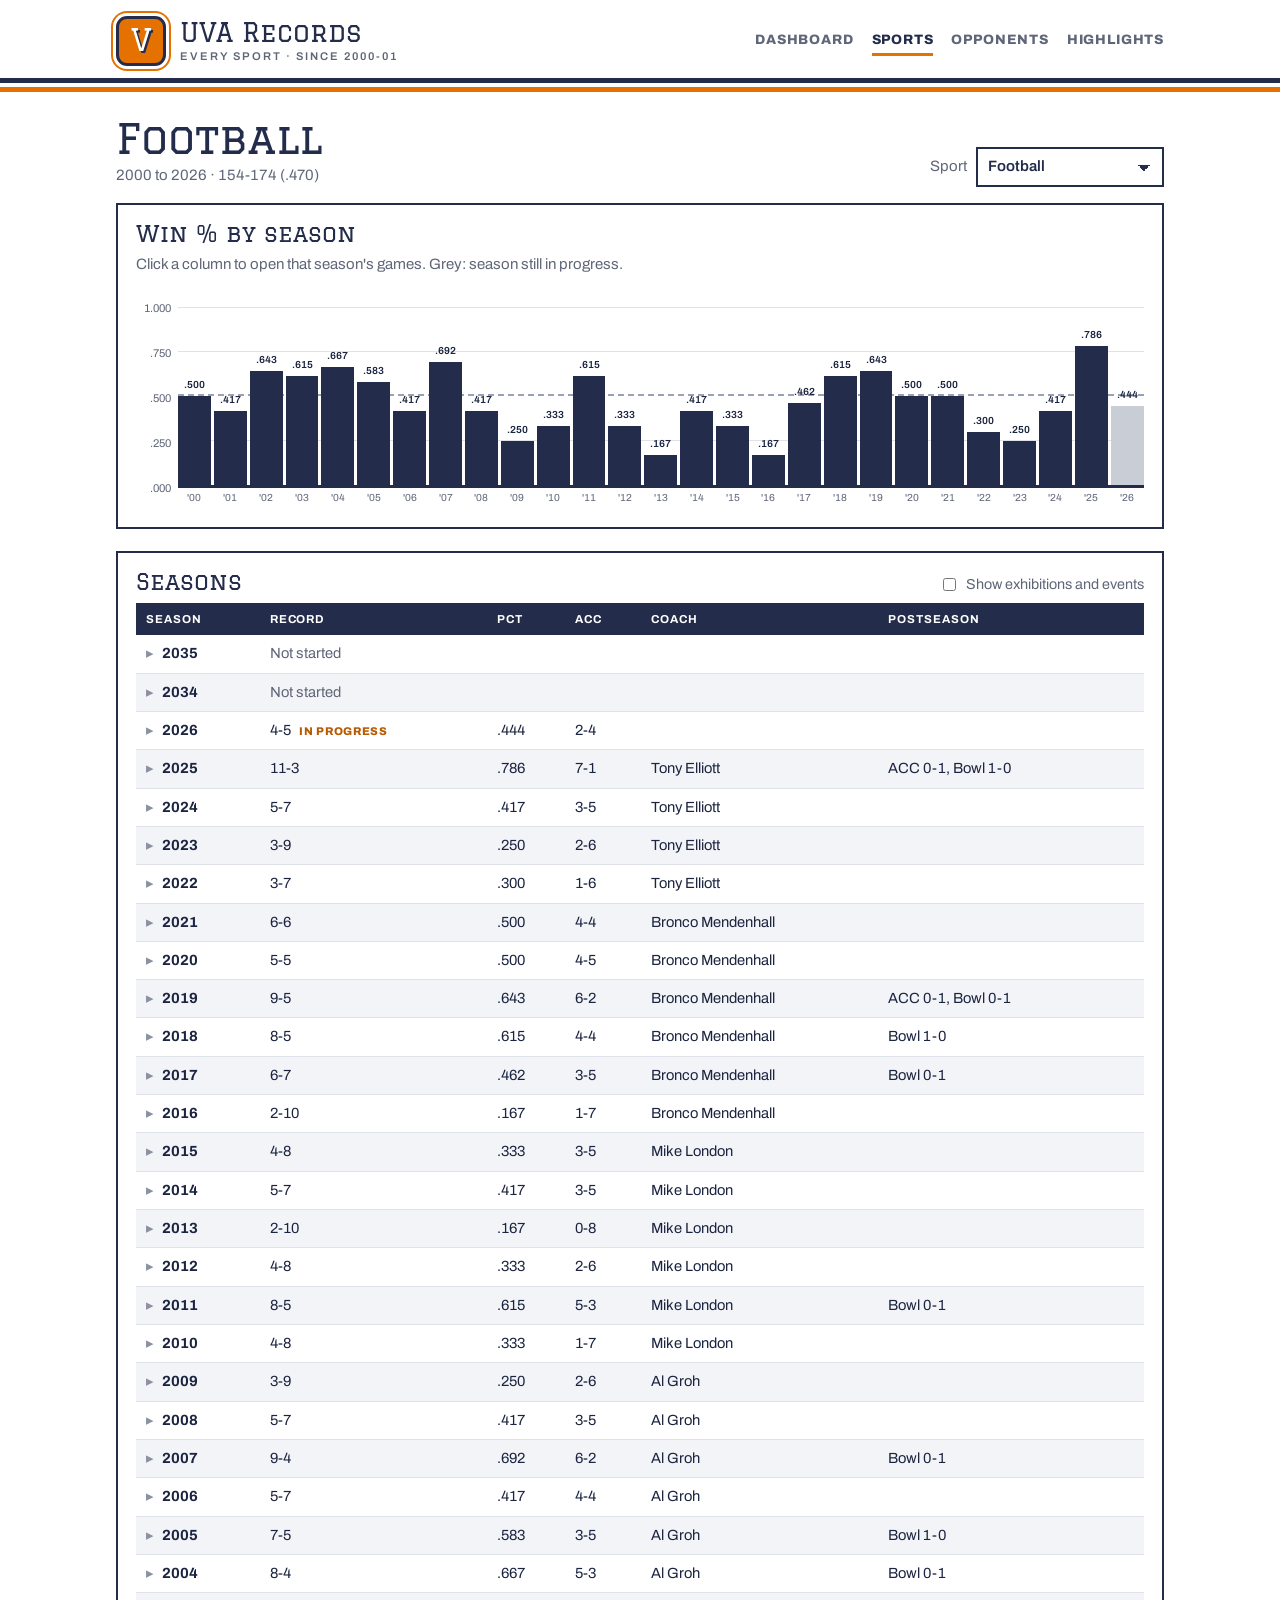
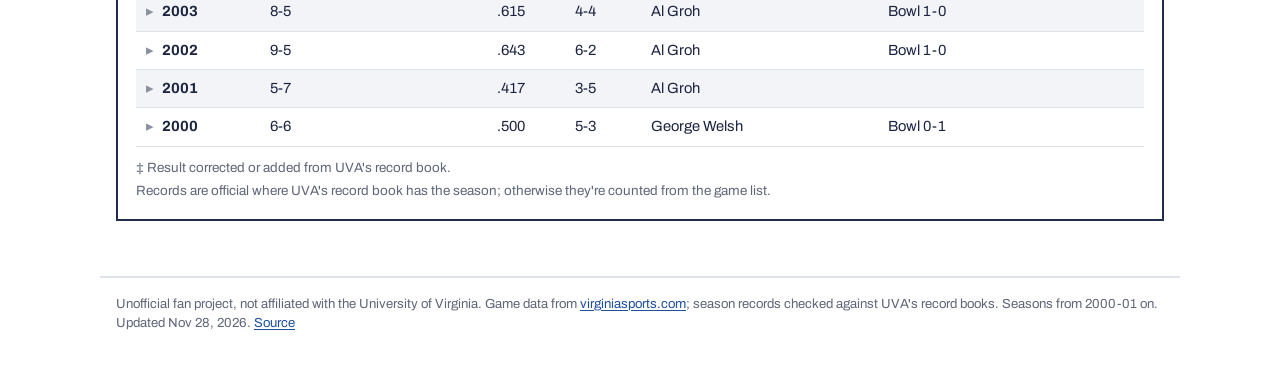
<file: sport.html>
<!DOCTYPE html>
<html lang="en">
<head>
<meta charset="UTF-8">
<meta name="viewport" content="width=device-width, initial-scale=1">
<title>UVA Records: Sports</title>
<link rel="preconnect" href="https://fonts.googleapis.com">
<link rel="preconnect" href="https://fonts.gstatic.com" crossorigin>
<link rel="stylesheet" href="https://fonts.googleapis.com/css2?family=Archivo:wght@400;600;700;800&family=Graduate&display=swap">
<link rel="stylesheet" href="style.css">
</head>
<body>
<header class="topbar" id="topbar"></header>

<main class="wrap">
  <div class="page-head">
    <div>
      <h1 id="title">Sports</h1>
      <p class="sub" id="subtitle"></p>
    </div>
    <div class="controls">
      <label for="sport" class="muted">Sport</label>
      <select id="sport"></select>
    </div>
  </div>
  <div id="content"><p class="skeleton">Loading&hellip;</p></div>
</main>

<footer id="footer"></footer>

<script src="common.js"></script>
<script>
renderChrome("sport.html");
renderFooter();

let state = { slug: null, open: new Set(), exhibitions: false };

async function init() {
  const content = document.getElementById("content");
  try {
    const [meta, seasons] = await Promise.all([loadMeta(), loadJSON("seasons.json")]);
    const sel = document.getElementById("sport");
    meta.sports.forEach(s => sel.add(new Option(s.name, s.slug)));
    const p = params();
    state.slug = meta.bySlug[p.get("s")] ? p.get("s") : "football";
    sel.value = state.slug;
    if (p.get("season")) state.open.add(p.get("season"));
    sel.addEventListener("change", () => {
      state = { slug: sel.value, open: new Set(), exhibitions: state.exhibitions };
      history.replaceState(null, "", `?s=${state.slug}`);
      render(meta, seasons);
    });
    await render(meta, seasons);
    if (p.get("season")) document.getElementById(`s-${p.get("season")}`)?.scrollIntoView({ block: "center" });
  } catch (err) {
    showError(content, err);
  }
}

async function render(meta, seasons) {
  const sport = meta.bySlug[state.slug];
  const rows = seasons[state.slug] || [];
  const played = rows.filter(r => games(r.record) > 0);
  const total = played.reduce((acc, r) => addRec(acc, r.record), { w: 0, l: 0, t: 0 });
  document.title = `UVA Records: ${sport.name}`;
  document.getElementById("title").textContent = sport.name;
  document.getElementById("subtitle").innerHTML = played.length
    ? `${esc(played[0].season)} to ${esc(played[played.length - 1].season)} &middot; <span class="num">${fmtRec(total)}</span> (${fmtPct(pctOf(total))})`
    : "";

  const chart = winPctChart(played, season => toggle(meta, seasons, season, true));
  const anyIncomplete = rows.some(r => r.status === "incomplete");
  const newestFirst = [...rows].reverse();
  const body = newestFirst.map(r => {
    const open = state.open.has(r.season);
    const going = r.upcoming > 0 && r.listed > 0;
    const rec = games(r.record) ? `${fmtRec(r.record)}${seasonMark(r)}` : '<span class="muted">Not started</span>';
    return `<tr class="season-row${open ? " open" : ""}" id="s-${esc(r.season)}" data-season="${esc(r.season)}" tabindex="0" aria-expanded="${open}">
        <td><strong>${esc(r.season)}</strong></td>
        <td class="num">${rec}${going ? ' <span class="going">In progress</span>' : ""}</td>
        <td class="num hide-sm">${games(r.record) ? fmtPct(r.pct) : ""}</td>
        <td class="num">${games(r.conf) ? fmtRec(r.conf) : ""}</td>
        <td class="hide-sm">${esc(r.coach)}</td>
        <td class="wrap-ok post-cell">${postCell(r.post)}</td>
      </tr>${open ? `<tr class="games-row"><td colspan="6" id="g-${esc(r.season)}"><p class="skeleton">Loading games&hellip;</p></td></tr>` : ""}`;
  }).join("");

  document.getElementById("content").innerHTML = `
    ${UNVERIFIED[state.slug] ? `<p class="note-box">${esc(UNVERIFIED[state.slug])}</p>` : ""}
    <section class="card">
      <h2>Win % by season</h2>
      <p class="sub">Click a column to open that season's games. Grey: season still in progress.</p>
      ${chart.html}
    </section>
    <section class="section card">
      <div class="page-head" style="margin:0 0 .5rem">
        <h2>Seasons</h2>
        <label class="check"><input type="checkbox" id="exh" ${state.exhibitions ? "checked" : ""}> Show exhibitions and events</label>
      </div>
      <div class="table-wrap"><table>
        <thead><tr><th>Season</th><th>Record</th><th class="hide-sm">Pct</th><th>ACC</th><th class="hide-sm">Coach</th><th>Postseason</th></tr></thead>
        <tbody>${body}</tbody></table></div>
      <div class="footnotes">
        ${anyIncomplete ? "<p>&dagger; UVA's site is missing games for these seasons. Records are official; game lists are partial.</p>" : ""}
        <p>&Dagger; Result corrected or added from UVA's record book.</p>
        <p>Records are official where UVA's record book has the season; otherwise they're counted from the game list.</p>
      </div>
    </section>`;
  chart.wire(document.getElementById("content"));

  document.querySelectorAll("tr.season-row").forEach(tr => {
    const go = () => toggle(meta, seasons, tr.dataset.season);
    tr.addEventListener("click", go);
    tr.addEventListener("keydown", e => { if (e.key === "Enter" || e.key === " ") { e.preventDefault(); go(); } });
  });
  document.getElementById("exh").addEventListener("change", e => {
    state.exhibitions = e.target.checked;
    fillOpen();
  });
  await fillOpen();
}

// One item per result so phones can stack them. Under the Postseason header,
// "Postseason 2-1" (NIT, CBI and the like) reads as just "Other 2-1".
function postCell(post) {
  return Object.entries(post || {})
    .map(([k, r]) => `<span>${esc(k === "Postseason" ? "Other" : k)} ${fmtRec(r)}</span>`)
    .join('<span class="sep">, </span>');
}

async function fillOpen() {
  if (!state.open.size) return;
  const all = await loadJSON(`games/${state.slug}.json`);
  for (const season of state.open) {
    const cell = document.getElementById(`g-${season}`);
    if (!cell) continue;
    const list = all.filter(g => g.s === season && (state.exhibitions || g.k === "official" || g.k === "scheduled"));
    cell.innerHTML = gamesTable(list, { withYear: false });
  }
}

async function toggle(meta, seasons, season, fromChart) {
  if (state.open.has(season) && !fromChart) state.open.delete(season);
  else state.open.add(season);
  history.replaceState(null, "", `?s=${state.slug}${state.open.has(season) ? `&season=${encodeURIComponent(season)}` : ""}`);
  await render(meta, seasons);
  if (fromChart) document.getElementById(`s-${season}`)?.scrollIntoView({ behavior: "smooth", block: "start" });
}

init();
</script>
</body>
</html>
</file>
<file: style.css>
/* Shared styles for every page. "Varsity": the letter sweater. Collegiate slab
   numerals, square 2px navy frames and the navy-white-orange sweater stripe,
   on white, with a dark theme chosen from the system setting. Built fresh
   rather than from the h2h template so the apps don't all look alike. */

:root {
  color-scheme: light dark;
  --bg: #ffffff;
  --chalk: #f3f4f7;          /* alternate rows, quiet panels */
  --fg: #1b2440;
  --head: #232d4b;           /* headings and big numerals */
  --muted: #5f6678;
  --faint: #8a91a1;
  --line: #dfe2e8;           /* hairlines */
  --frame: #232d4b;          /* the 2px borders around tiles and panels */
  --frame-soft: #dfe2e8;     /* tiles for teams that haven't started */
  --navy: #232d4b;
  --orange: #e57200;
  --orange-text: #b85a00;    /* orange that passes 4.5:1 for small text on white */
  --stripe: #232d4b;         /* the outer sweater stripe */
  --thead-bg: #232d4b;
  --thead-fg: #ffffff;
  --bar: #232d4b;
  --bar-part: #c9cdd6;
  --outline: #9aa1b2;        /* outlined numerals for last season */
  --link: #1d4f9e;
  --win: #1d7a48;
  --loss: #b42318;
  --tie: #6b7280;
  --display: "Graduate", "Rockwell", "Roboto Slab", Georgia, serif;
  --body: "Archivo", -apple-system, BlinkMacSystemFont, "Segoe UI", Roboto, sans-serif;
}

@media (prefers-color-scheme: dark) {
  :root {
    --bg: #0e1322;
    --chalk: #161d32;
    --fg: #e8ebf2;
    --head: #f1f3f8;
    --muted: #a0a8b9;
    --faint: #737b8d;
    --line: #262e46;
    --frame: #56638a;
    --frame-soft: #262e46;
    --orange-text: #f5a04a;
    --stripe: #e8ebf2;
    --thead-bg: #232d4b;
    --thead-fg: #ffffff;
    --bar: #8fa3d6;
    --bar-part: #48516d;
    --outline: #6d7590;
    --link: #f5a04a;
    --win: #4cc38a;
    --loss: #ff7a6b;
    --tie: #9aa1ae;
  }
}

* { box-sizing: border-box; }
[hidden] { display: none !important; }
html { -webkit-text-size-adjust: 100%; }
body {
  margin: 0;
  background: var(--bg);
  color: var(--fg);
  font-family: var(--body);
  font-size: 15px;
  line-height: 1.45;
}
a { color: var(--link); text-underline-offset: 2px; }
.wrap { max-width: 1080px; margin: 0 auto; padding: 0 16px; }
.num { font-variant-numeric: tabular-nums; }
.muted { color: var(--muted); }

/* ---- Header: chenille patch, wordmark, tabs, then the sweater stripe ---- */
.topbar .wrap { display: flex; align-items: center; gap: 14px; padding-top: 16px; padding-bottom: 12px; flex-wrap: wrap; }
.brand { display: flex; align-items: center; gap: 14px; text-decoration: none; }
.patch {
  width: 50px; height: 50px; flex: none;
  display: grid; place-items: center;
  border-radius: 11px;
  background: var(--orange);
  border: 3px solid var(--navy);
  box-shadow: 0 0 0 3px var(--bg), 0 0 0 5px var(--orange);
  font-family: var(--display);
  font-size: 1.85rem;
  line-height: 1;
  color: #fff;
  text-shadow: 2px 2px 0 var(--navy);
}
.wordmark { font-family: var(--display); font-size: 1.6rem; line-height: 1; color: var(--head); }
.wordmark small { display: block; font-family: var(--body); font-size: .7rem; font-weight: 600; letter-spacing: .18em; color: var(--muted); margin-top: 5px; }
.tabs { margin-left: auto; display: flex; gap: 4px 18px; flex-wrap: wrap; }
.tabs a {
  color: var(--muted);
  text-decoration: none;
  font-weight: 800;
  font-size: .85rem;
  letter-spacing: .06em;
  text-transform: uppercase;
  padding: 4px 0;
  border-bottom: 3px solid transparent;
}
.tabs a:hover { color: var(--head); }
.tabs a[aria-current="page"] { color: var(--head); border-bottom-color: var(--orange); }
.tabs a:focus-visible, .brand:focus-visible { outline: 2px solid var(--orange); outline-offset: 3px; }
.stripes {
  height: 14px;
  background: linear-gradient(var(--stripe) 0 5px, var(--bg) 5px 9px, var(--orange) 9px 14px);
}

/* ---- Page header ---- */
.page-head { display: flex; align-items: flex-end; justify-content: space-between; gap: 1rem; flex-wrap: wrap; margin: 1.6rem 0 1rem; }
h1, h2, h3 { font-family: var(--display); font-weight: 400; color: var(--head); margin: 0; text-wrap: balance; }
h1 { font-size: 2.6rem; line-height: 1; }
h1 .dash { color: var(--orange); }
h2 { font-size: 1.45rem; line-height: 1.1; }
h3 { font-size: 1.12rem; line-height: 1.15; }
.sub { color: var(--muted); margin: .35rem 0 0; }
.controls { display: flex; gap: .6rem; align-items: center; flex-wrap: wrap; }
select, input[type="search"] {
  font: inherit;
  font-weight: 600;
  color: var(--head);
  background: var(--bg);
  border: 2px solid var(--frame);
  border-radius: 0;
  padding: .4rem .6rem;
  min-height: 40px;
}
/* The browser's own arrow hugs the right border, so draw a chevron with room
   around it. Two gradients rather than an SVG so it takes the theme's color. */
select {
  appearance: none;
  -webkit-appearance: none;
  padding-right: 2.2rem;
  background-image:
    linear-gradient(45deg, transparent 50%, var(--head) 50%),
    linear-gradient(135deg, var(--head) 50%, transparent 50%);
  background-position: calc(100% - 18px) 55%, calc(100% - 12px) 55%;
  background-size: 6px 6px;
  background-repeat: no-repeat;
  cursor: pointer;
}
input[type="search"] { width: min(100%, 320px); font-weight: 400; }
select:focus-visible, input:focus-visible { outline: 2px solid var(--orange); outline-offset: 2px; }
label.check { display: inline-flex; gap: .4rem; align-items: center; color: var(--muted); font-size: .9rem; }

/* ---- Panels: square, framed, no shadow ---- */
.card {
  background: var(--bg);
  border: 2px solid var(--frame);
  padding: 1rem 1.15rem;
}
.section { margin: 1.4rem 0; }
.card > h2, .card > h3 { margin-bottom: .5rem; }

/* ---- Scorebox: the season's totals ---- */
.scorebox { display: flex; flex-wrap: wrap; width: fit-content; max-width: 100%; border: 2px solid var(--frame); margin: 0 0 .4rem; }
.scorebox > div { display: grid; padding: .5rem 1.1rem; border-right: 2px solid var(--frame); }
.scorebox > div:last-child { border-right: 0; }
.scorebox b { font-family: var(--display); font-weight: 400; font-size: 1.6rem; line-height: 1.1; color: var(--head); }
.scorebox span { font-size: .72rem; font-weight: 600; letter-spacing: .1em; text-transform: uppercase; color: var(--muted); }

/* ---- Dashboard: tiles grouped by term ---- */
.term { font-family: var(--display); font-size: 1.1rem; color: var(--head); margin: 1.5rem 0 .65rem; display: flex; align-items: center; gap: .7rem; }
.term::after { content: ""; flex: 1; height: 2px; background: var(--line); }
.grid { display: grid; grid-template-columns: repeat(var(--cols, 4), minmax(0, 1fr)); gap: 12px; }
.sport-card {
  display: flex; flex-direction: column; gap: .25rem;
  border: 2px solid var(--frame);
  padding: .8rem .9rem 0;
  text-decoration: none;
  color: inherit;
  background: var(--bg);
}
.sport-card:hover { border-color: var(--orange); }
.sport-card:focus-visible { outline: 2px solid var(--orange); outline-offset: 2px; }
.sport-card .state { font-size: .72rem; font-weight: 800; letter-spacing: .08em; text-transform: uppercase; color: var(--muted); }
.sport-card .state.live { color: var(--orange-text); }
.sport-card .name { font-weight: 800; font-size: .84rem; letter-spacing: .05em; text-transform: uppercase; }
.sport-card .rec { font-family: var(--display); font-size: 2.2rem; line-height: 1.05; color: var(--head); }
.sport-card .meta { color: var(--muted); font-size: .8rem; }
.sport-card .meta.next { color: var(--orange-text); font-weight: 600; }
.sport-card .cuff {
  display: block;
  margin: .6rem -.9rem 0;
  height: 10px;
  background: linear-gradient(var(--stripe) 0 3px, var(--bg) 3px 5px, var(--orange) 5px 8px, var(--bg) 8px);
}
.sport-card.waiting { border-color: var(--frame-soft); }
.sport-card.waiting:hover { border-color: var(--orange); }
.sport-card.waiting .rec { color: transparent; -webkit-text-stroke: 1.2px var(--outline); }
.sport-card.waiting .cuff { background: linear-gradient(var(--bar-part) 0 3px, var(--bg) 3px 5px, var(--bar-part) 5px 8px, var(--bg) 8px); }
.spark { display: block; margin-top: auto; padding-top: .45rem; }
.spark rect { fill: var(--bar); }
.sport-card.waiting .spark rect { fill: var(--bar-part); }

/* ---- Virginia Tech panel ---- */
.rival { display: grid; grid-template-columns: auto minmax(0, 1fr); border: 2px solid var(--frame); margin: 1.6rem 0; }
.rival .score { display: grid; justify-items: center; align-content: center; padding: .9rem 1.3rem; background: var(--chalk); border-right: 2px solid var(--frame); }
.rival .score b { font-family: var(--display); font-weight: 400; font-size: 2.2rem; line-height: 1; color: var(--head); }
.rival .score span { font-size: .7rem; font-weight: 700; letter-spacing: .12em; text-transform: uppercase; color: var(--muted); margin-top: .3rem; }
.rival .info { padding: .8rem 1.1rem; }
.rival .list { display: flex; flex-wrap: wrap; gap: .2rem 1.2rem; font-size: .9rem; margin-top: .3rem; }
.rival h2 { font-size: 1.15rem; }
.rival p { margin: .45rem 0 0; font-size: .88rem; color: var(--muted); }

/* ---- Tables ---- */
.table-wrap { overflow-x: auto; -webkit-overflow-scrolling: touch; }
table { width: 100%; border-collapse: collapse; font-size: .92rem; }
th, td { text-align: left; padding: .5rem .6rem; border-bottom: 1px solid var(--line); white-space: nowrap; }
th { background: var(--thead-bg); color: var(--thead-fg); font-size: .72rem; font-weight: 700; letter-spacing: .08em; text-transform: uppercase; border-bottom: 0; }
tbody tr:nth-child(even) > td { background: var(--chalk); }
td.wrap-ok { white-space: normal; min-width: 10rem; }
.going { margin-left: .35rem; font-size: .7rem; font-weight: 800; letter-spacing: .06em; text-transform: uppercase; color: var(--orange-text); }
.post-cell span { white-space: nowrap; }
tr.season-row { cursor: pointer; }
tr.season-row:hover > td { background: var(--line); }
tr.season-row td:first-child::before { content: "\25B8"; display: inline-block; width: 1rem; color: var(--faint); }
tr.season-row.open > td { background: var(--chalk); }
tr.season-row.open td:first-child::before { content: "\25BE"; color: var(--orange); }
tr.season-row:focus-visible { outline: 2px solid var(--orange); outline-offset: -2px; }
/* The games list that opens under a season: lighter header so it reads as nested. */
tr.games-row > td { padding: 0 0 .9rem 1rem; background: var(--chalk) !important; white-space: normal; border-left: 4px solid var(--orange); }
tr.games-row table { font-size: .87rem; }
tr.games-row th { background: transparent; color: var(--muted); border-bottom: 2px solid var(--frame); }
tr.games-row tbody tr > td { background: transparent; }
.res { font-weight: 800; display: inline-block; min-width: 1.1rem; }
.res.W { color: var(--win); }
.res.L { color: var(--loss); }
.res.T { color: var(--tie); }
.tag { display: inline-block; font-size: .7rem; font-weight: 700; letter-spacing: .04em; text-transform: uppercase; padding: .05rem .4rem; border: 1px solid var(--line); color: var(--muted); margin-left: .35rem; }
.tag.post { color: var(--orange-text); border-color: var(--orange); }
.exh td { color: var(--faint); }
.mark { color: var(--orange-text); font-weight: 700; margin-left: .15rem; }
.footnotes { color: var(--muted); font-size: .84rem; margin: .7rem 0 0; }
.footnotes p { margin: .2rem 0; }
.note-box { border: 2px solid var(--orange); padding: .55rem .85rem; color: var(--muted); font-size: .9rem; margin: .8rem 0; }

/* ---- Win % chart: columns with the value on top of each ---- */
.chart { display: grid; grid-template-columns: 2.6rem minmax(0, 1fr); margin: 2rem 0 .3rem; }
.chart .yax { position: relative; height: 180px; }
.chart .yax span { position: absolute; right: .45rem; transform: translateY(50%); font-size: .7rem; color: var(--muted); }
.chart .plot {
  position: relative;
  height: 180px;
  display: grid;
  grid-template-columns: repeat(var(--n), minmax(0, 1fr));
  gap: 3px;
  border-bottom: 3px solid var(--frame);
}
.chart .gl { position: absolute; left: 0; right: 0; border-top: 1px solid var(--line); }
.chart .gl.half { border-top: 2px dashed var(--outline); }
.chart .col { position: relative; z-index: 1; display: block; color: var(--fg); text-decoration: none; }
.chart .col i { position: absolute; left: 0; right: 0; bottom: 0; background: var(--bar); }
.chart .col.part i { background: var(--bar-part); }
.chart .col:hover i, .chart .col:focus-visible i { background: var(--orange); }
.chart .col:focus-visible { outline: 2px solid var(--orange); outline-offset: 2px; }
.chart .col b { position: absolute; left: 50%; transform: translateX(-50%); font-size: .64rem; font-weight: 600; white-space: nowrap; }
.chart .xax { grid-column: 2; display: grid; grid-template-columns: repeat(var(--n), minmax(0, 1fr)); gap: 3px; padding-top: .2rem; font-size: .64rem; color: var(--muted); text-align: center; }

/* ---- Highlights ---- */
/* Columns rather than a grid: seven lists of uneven length flow without a lone card on the last row. */
.hl-grid { columns: 3 280px; column-gap: 12px; }
.hl-grid > .card { break-inside: avoid; margin-bottom: 12px; }
.hl-grid ol { margin: .4rem 0 0; padding-left: 1.4rem; }
.hl-grid li { margin: .25rem 0; }
.hl-grid li::marker { font-family: var(--display); color: var(--orange-text); }

/* ---- Footer ---- */
footer { color: var(--muted); font-size: .82rem; padding: 2rem 0 2.5rem; }
footer .wrap { border-top: 2px solid var(--line); padding-top: 1rem; }

.skeleton { color: var(--faint); padding: 2rem 0; }
.error { color: var(--loss); }

@media (max-width: 860px) {
  .grid { grid-template-columns: repeat(min(var(--cols, 4), 3), minmax(0, 1fr)); }
}
@media (max-width: 640px) {
  .tabs { margin-left: 0; width: 100%; }
  .grid { grid-template-columns: repeat(2, minmax(0, 1fr)); }
  .grid > :last-child:nth-child(odd) { grid-column: span 2; }
  h1 { font-size: 2.1rem; }
  .sport-card .rec { font-size: 1.8rem; }
  .rival { grid-template-columns: 1fr; }
  .rival .score { border-right: 0; border-bottom: 2px solid var(--frame); }
  th, td { padding: .45rem .35rem; }
  /* Panels give their side padding to the tables inside them on narrow phones (360px). */
  .card { padding: .85rem .7rem; }
  .hide-sm { display: none; }
  /* Keep the seasons table inside a phone screen: the in-progress label goes under the
     record, and postseason results stack one per line. */
  .going { display: block; margin: .1rem 0 0; font-size: .62rem; }
  td.wrap-ok { min-width: 0; }
  .post-cell span { display: block; }
  .post-cell .sep { display: none; }
  th { letter-spacing: .03em; }
  /* Values turn sideways, and a long run of seasons labels every fifth one. */
  .chart { margin-top: 2.4rem; }
  .chart .col b { writing-mode: vertical-rl; transform: translateX(-50%) rotate(180deg); }
  .chart.dense .xax span:not(:nth-child(5n+1)) { visibility: hidden; }
}
</file>
